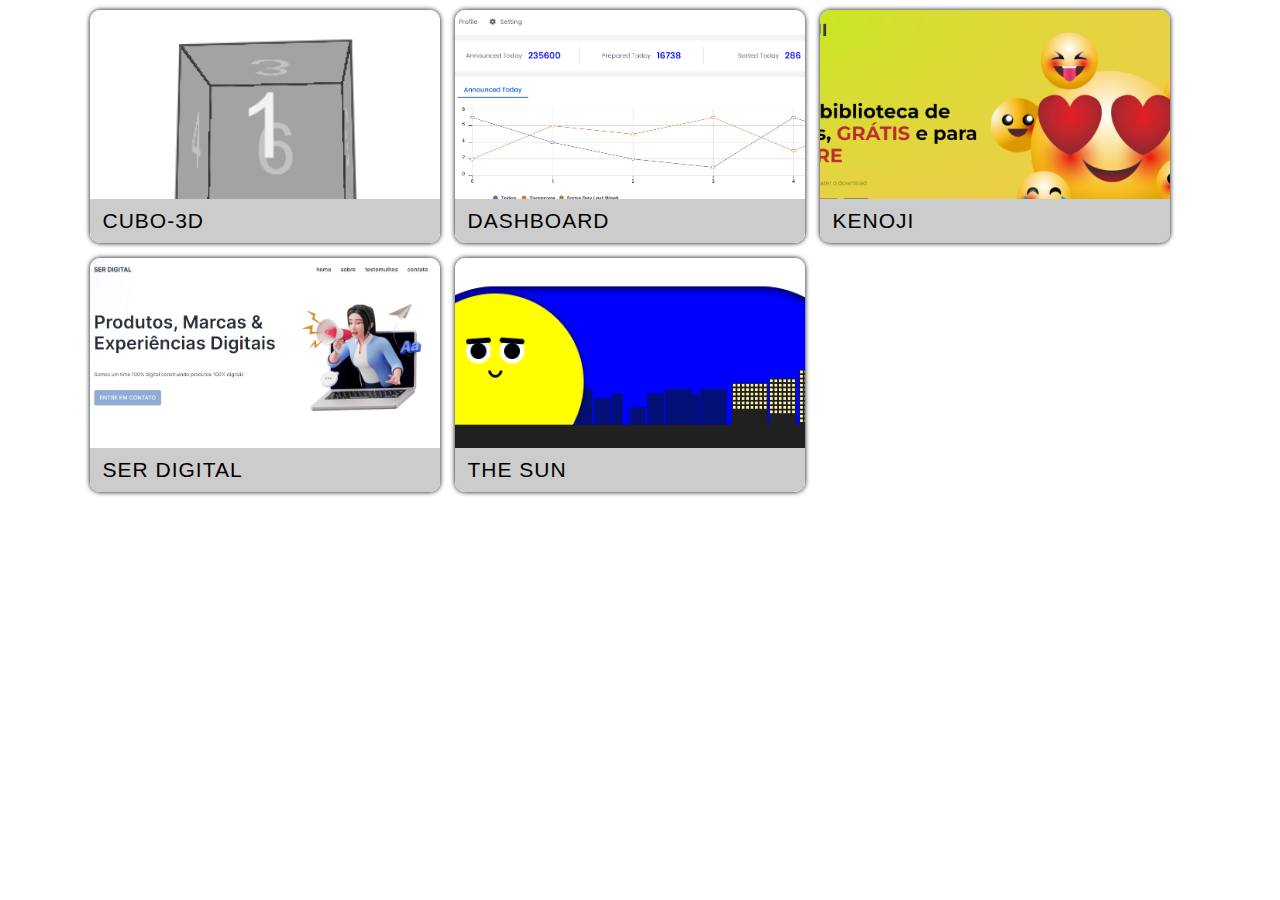
<file: index.html>
<!DOCTYPE html>
<html lang="pt-br">
<head>
    <meta charset="UTF-8">
    <meta name="viewport" content="width=device-width, initial-scale=1.0">
    <link rel="stylesheet" href="assests/css/style.css">
    <title>Front-end</title>
</head>

<body>
    <section class="container-front"></section>
</body>
<script src="assests/js/main.js"></script>
</html>
</file>
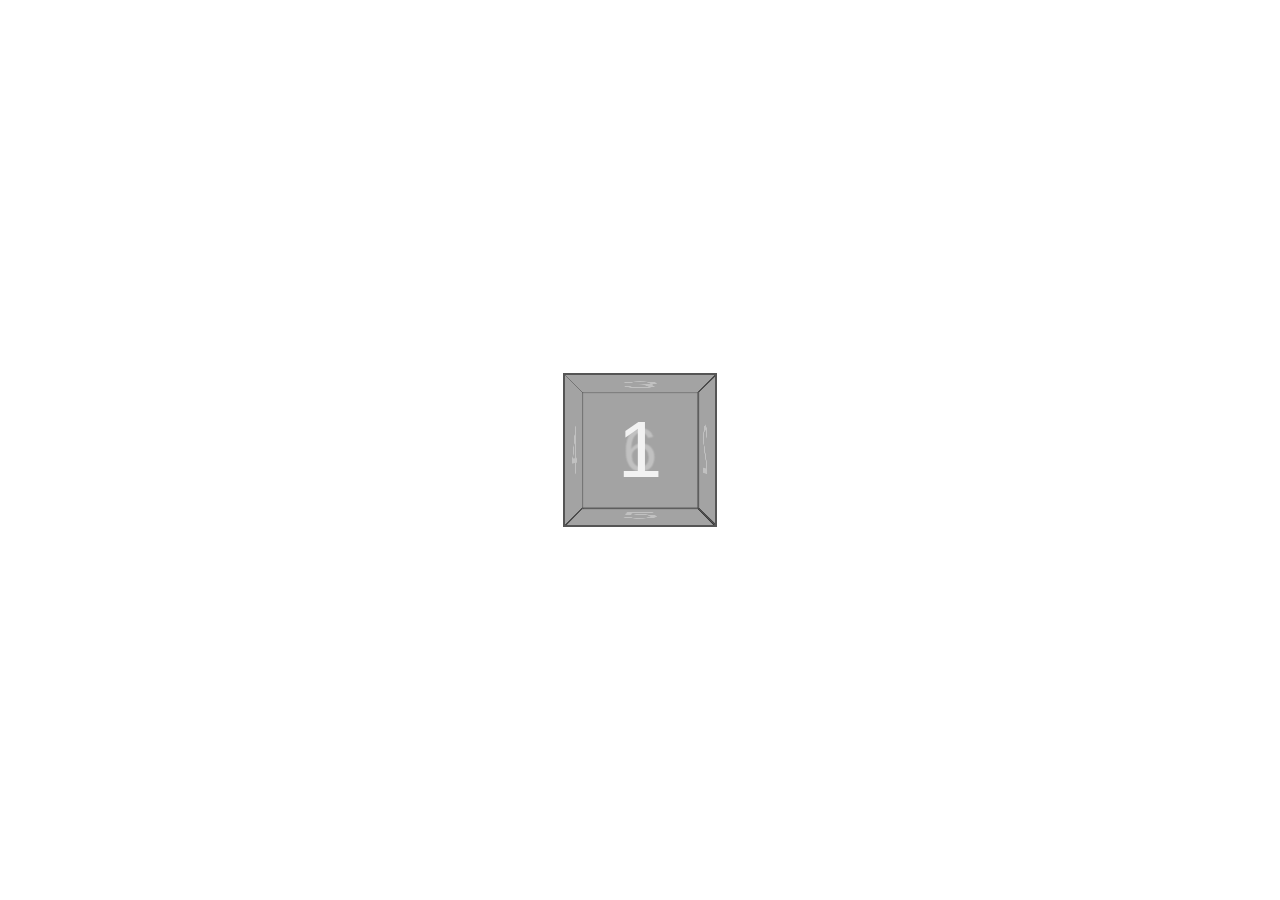
<file: assests/pages/Cubo-3D/index.html>
<!DOCTYPE html>
<html lang="pt-br">
<head>
    <meta charset="UTF-8">
    <meta name="viewport" content="width=device-width, initial-scale=1.0">
    <title>Cubo 3D</title>
</head>

<style>

    body {
        display: flex;
        justify-content: center;
        align-items: center;

        margin: 0;
        min-height: 100vh;
        font-family: sans-serif;
    }

    .world-3D {
        width: 150px;
        aspect-ratio: 1;
        perspective: 500px;
    }

    .cubo {
        position: relative;

        transform-style: preserve-3d;
    }

    .face {
        position: absolute;

        display: flex;
        justify-content: center;
        align-items: center;

        width: 150px;
        aspect-ratio: 1;
        outline: 2px solid #555;
        font-size: 5em;

        color: #f2f2f2;
        background-color: rgb(0 0 0 / .2);
    }

    .cubo {
        transform:  rotateX(0deg) rotateY(0deg);
        animation: cubo 6s ease-in-out infinite alternate;
    }

    @keyframes cubo {
        0% {
            transform:  rotateX(0deg) rotateY(0deg);
        }

        25% {
            transform:  rotateX(180deg) rotateY(90deg);
        }

        50% {
            transform:  rotateX(360deg) rotateY(180deg);
        }

        75% {
            transform:  rotateX(180deg) rotateY(270deg);
        }

        100% {
            transform:  rotateX(0deg) rotateY(360deg);
        }
    }

    .face-1 {
        transform: rotateY(0deg);
    }

    .face-2 {
        transform: rotateY(90deg) translateX(75px) translateZ(75px);
    }

    .face-3 {
        transform: rotateX(90deg) translateY(-75px) translateZ(75px);
    }

    .face-4 {
        transform: rotateY(90deg) translateX(75px) translateZ(-75px);
    }

    .face-5 {
        transform: rotateX(90deg) translateY(-75px) translateZ(-75px);
    }

    .face-6 {
        transform: rotateY(0deg) translateX(0px) translateZ(-150px);
    }


</style>

<body>

    <div class="world-3D">

        <div class="cubo">
            <div class="face face-1"> 1 </div>
            <div class="face face-2"> 2 </div>
            <div class="face face-3"> 3 </div>
            <div class="face face-4"> 4 </div>
            <div class="face face-5"> 5 </div>
            <div class="face face-6"> 6 </div>
        </div>

    </div>

</body>

</html>
</file>
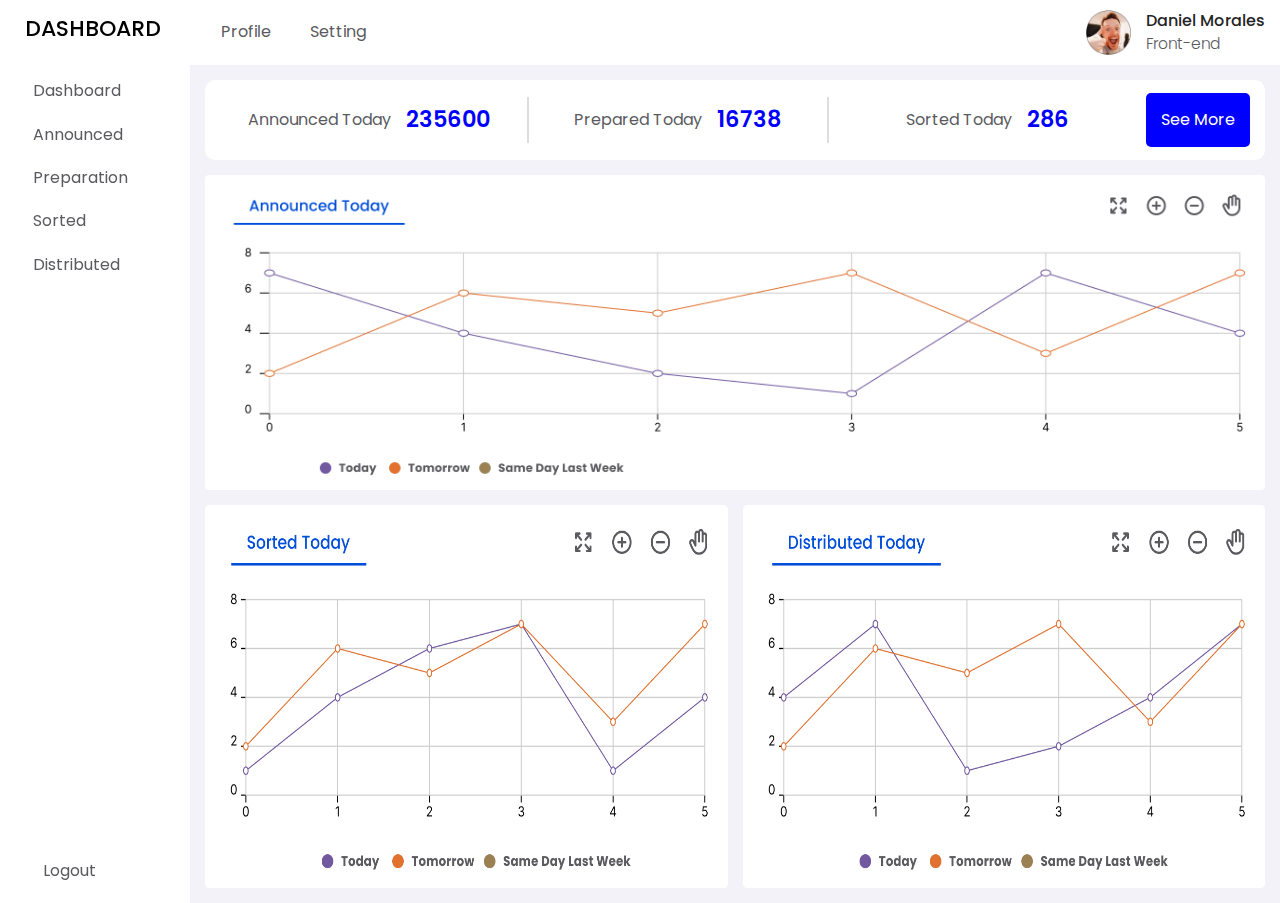
<file: assests/pages/Dashboard/index.html>
<!DOCTYPE html>
<html lang="pt-br">
<head>
    <meta charset="UTF-8">
    <meta name="viewport" content="width=device-width, initial-scale=1.0">

    <!-- Normalize css -->
    <link rel="stylesheet" href="assets/css/normalize-min.css">

    <!-- Css -->
    <link rel="stylesheet" href="assets/css/default.css">
    <link rel="stylesheet" href="assets/css/Components/components.css">
    <link rel="stylesheet" href="assets/css/dashboard.css">

    <!-- Font-awesome -->
    <link rel="stylesheet" href="https://cdnjs.cloudflare.com/ajax/libs/font-awesome/6.5.1/css/all.min.css" integrity="sha512-DTOQO9RWCH3ppGqcWaEA1BIZOC6xxalwEsw9c2QQeAIftl+Vegovlnee1c9QX4TctnWMn13TZye+giMm8e2LwA==" crossorigin="anonymous" referrerpolicy="no-referrer" />

    <title>Dashboard</title>
</head>

<body>

    <!-- Navigation -->
    <nav class="navMain">
        
        <a href="index.html" class="navMain_logo">
            Dashboard
        </a>

        <ul class="navMain_menu">
            <li><a href="#" class="navMain_menu-item">
                <i class="fa-solid fa-house-chimney"></i>
                Dashboard
            </a></li>

            <li><a href="#" class="navMain_menu-item">
                <i class="fa-regular fa-calendar"></i>
                Announced
            </a></li>

            <li><a href="#" class="navMain_menu-item">
                <i class="fa-solid fa-pen-to-square"></i>
                Preparation
            </a></li>

            <li><a href="#" class="navMain_menu-item">
                <i class="fa-solid fa-list-check"></i>
                Sorted
            </a></li>

            <li><a href="#" class="navMain_menu-item">
                <i class="fa-solid fa-truck"></i>
                Distributed
            </a></li>
        </ul>

        <a href="#" class="navMain_logout">
            <i class="fa-solid fa-arrow-right-from-bracket"></i>
            Logout
        </a>

    </nav>
        
    <!-- Header -->
    <header class="topHeader">
        
        <nav class="topHeader_menu">
            <a href="#" class="topHeader_menu-item">
                <i class="fa-regular fa-user"></i>
                Profile
            </a>

            <a href="#" class="topHeader_menu-item">
                <i class="fa-solid fa-gear"></i>
                Setting
            </a>
        </nav>

        <section class="topHeader_profile">
            <div class="topHeader_profile-image">
                <img src="assets/image/perfil.png" alt="Photo Profile">
            </div>

            <div class="topHeader_profile-content">
                <span class="topHeader_profile-content-name">Daniel Morales</span>
                <span class="topHeader_profile-content-job">Front-end</span>
            </div>
        </section>

    </header>

    <!-- Main -->
    <main class="main">
        
        <section class="todayDataDashboard">
            <article class="todayDataDashboard-item">
                <span class="todayDataDashboard-item-nameData">Announced Today</span>
                <span class="todayDataDashboard-item-numberData">235600</span>
            </article>

            <article class="todayDataDashboard-item">
                <span class="todayDataDashboard-item-nameData">Prepared Today</span>
                <span class="todayDataDashboard-item-numberData">16738</span>
            </article>

            <article class="todayDataDashboard-item">
                <span class="todayDataDashboard-item-nameData">Sorted Today</span>
                <span class="todayDataDashboard-item-numberData">286</span>
            </article>

            <a href="#" class="todayDataDashboard-dataBtn">See More</a>
        </section>
        
        <figure class="main_dashboard-1">
            <img src="assets/image/chart1.png" alt="Dashboard Data">
        </figure>

        <figure class="main_dashboard-2">
            <img src="assets/image/chart2.png" alt="Dashboard Data">
        </figure>

        <figure class="main_dashboard-3">
            <img src="assets/image/chart3.png" alt="Dashboard Data">
        </figure>

    </main>

</body>

</html>
</file>
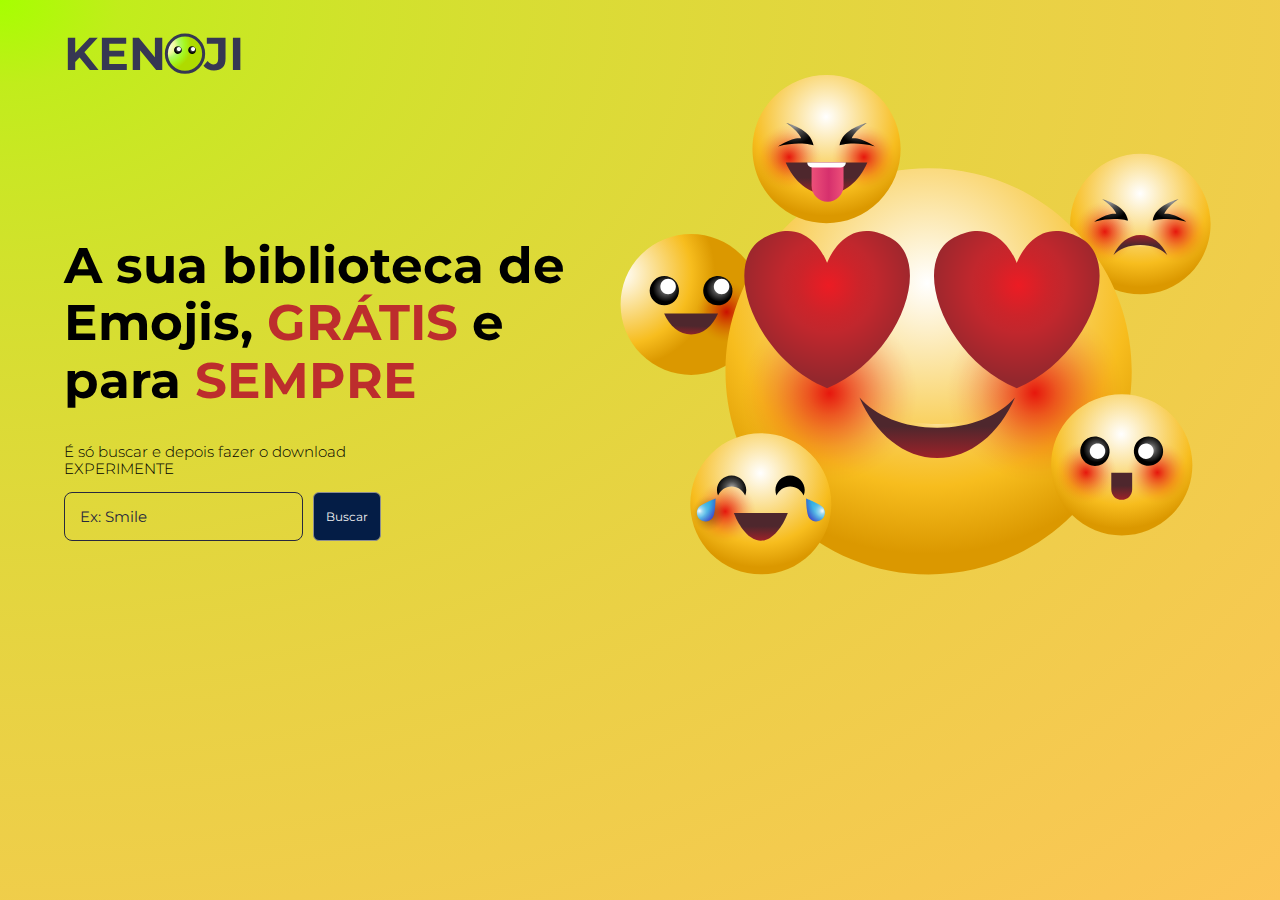
<file: assests/pages/Kenoji/index.html>
<!DOCTYPE html>
<html lang="pt-br">
<head>
    <meta charset="UTF-8">
    <meta name="viewport" content="width=device-width, initial-scale=1.0">

    <link rel="stylesheet" href="assest/css/normalize-min.css">

    <link rel="stylesheet" href="assest/css/style.css">

    <title>Kenoji</title>
</head>

<body>
    
    <div id="maxWidth">

        <header>
            <a href="#">
                <img src="assest/image/logo.svg" alt="Logo">
            </a>
        </header>

        <main>

            <section>
                <h1>
                    A sua biblioteca de Emojis, <span class="color-red upper"> grátis </span> e para <span class="color-red upper"> sempre </span>
                </h1>

                <p >
                    É só buscar e depois fazer o download <br> <span class="upper">experimente</span>
                </p>

                <form action="" method="get">
                    <input type="search" name="search-emoji" id="search-emoji"  placeholder="Ex: Smile" autofocus>
                    <input type="button" value="Buscar" >
                </form>
            </section>

            <section class="animation">
                <img src="assest/image/emoji-1.svg" alt="emoji">
                <img src="assest/image/emoji-2.svg" alt="emoji">
                <img src="assest/image/emoji-3.svg" alt="emoji-mid">
                <img src="assest/image/emoji-4.svg" alt="emoji">
                <img src="assest/image/emoji-5.svg" alt="emoji">
                <img src="assest/image/emoji-6.svg" alt="emoji">
            </section>

        </main>

    </div>

</body>

</html>
</file>
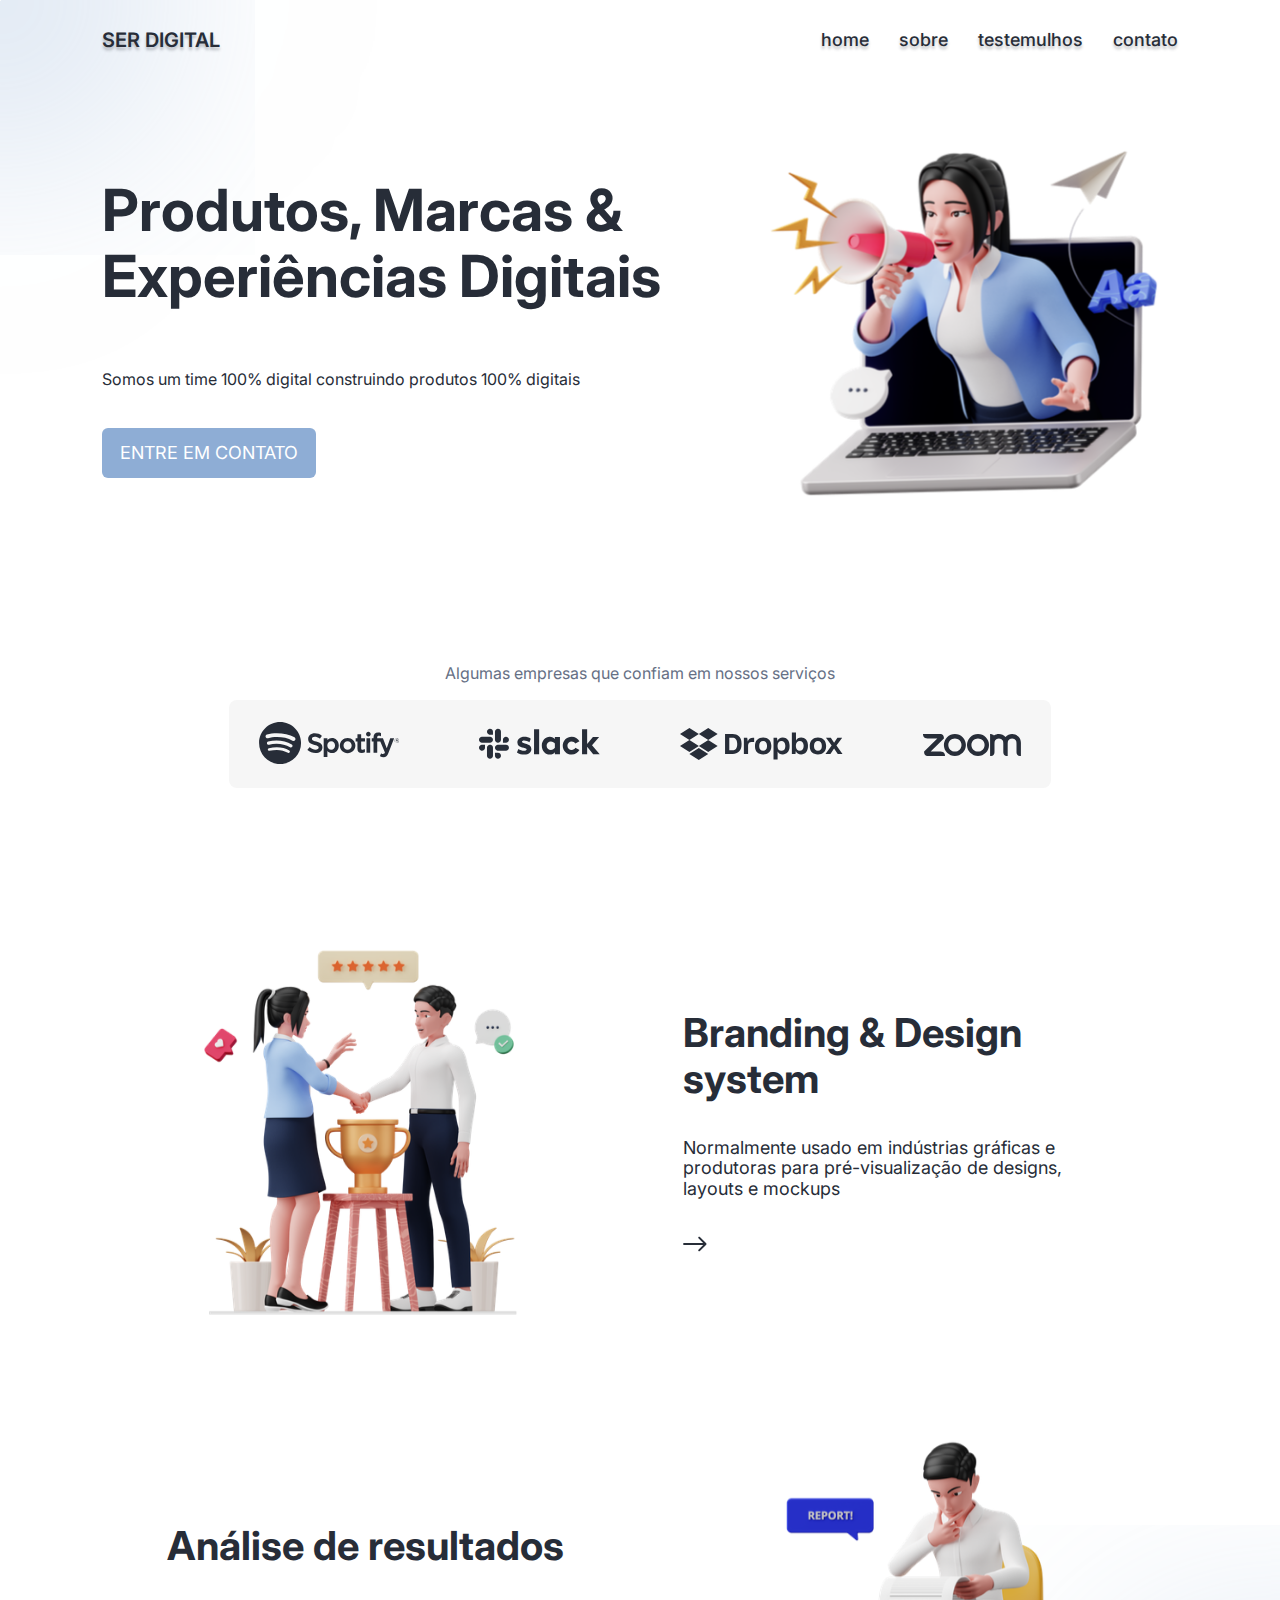
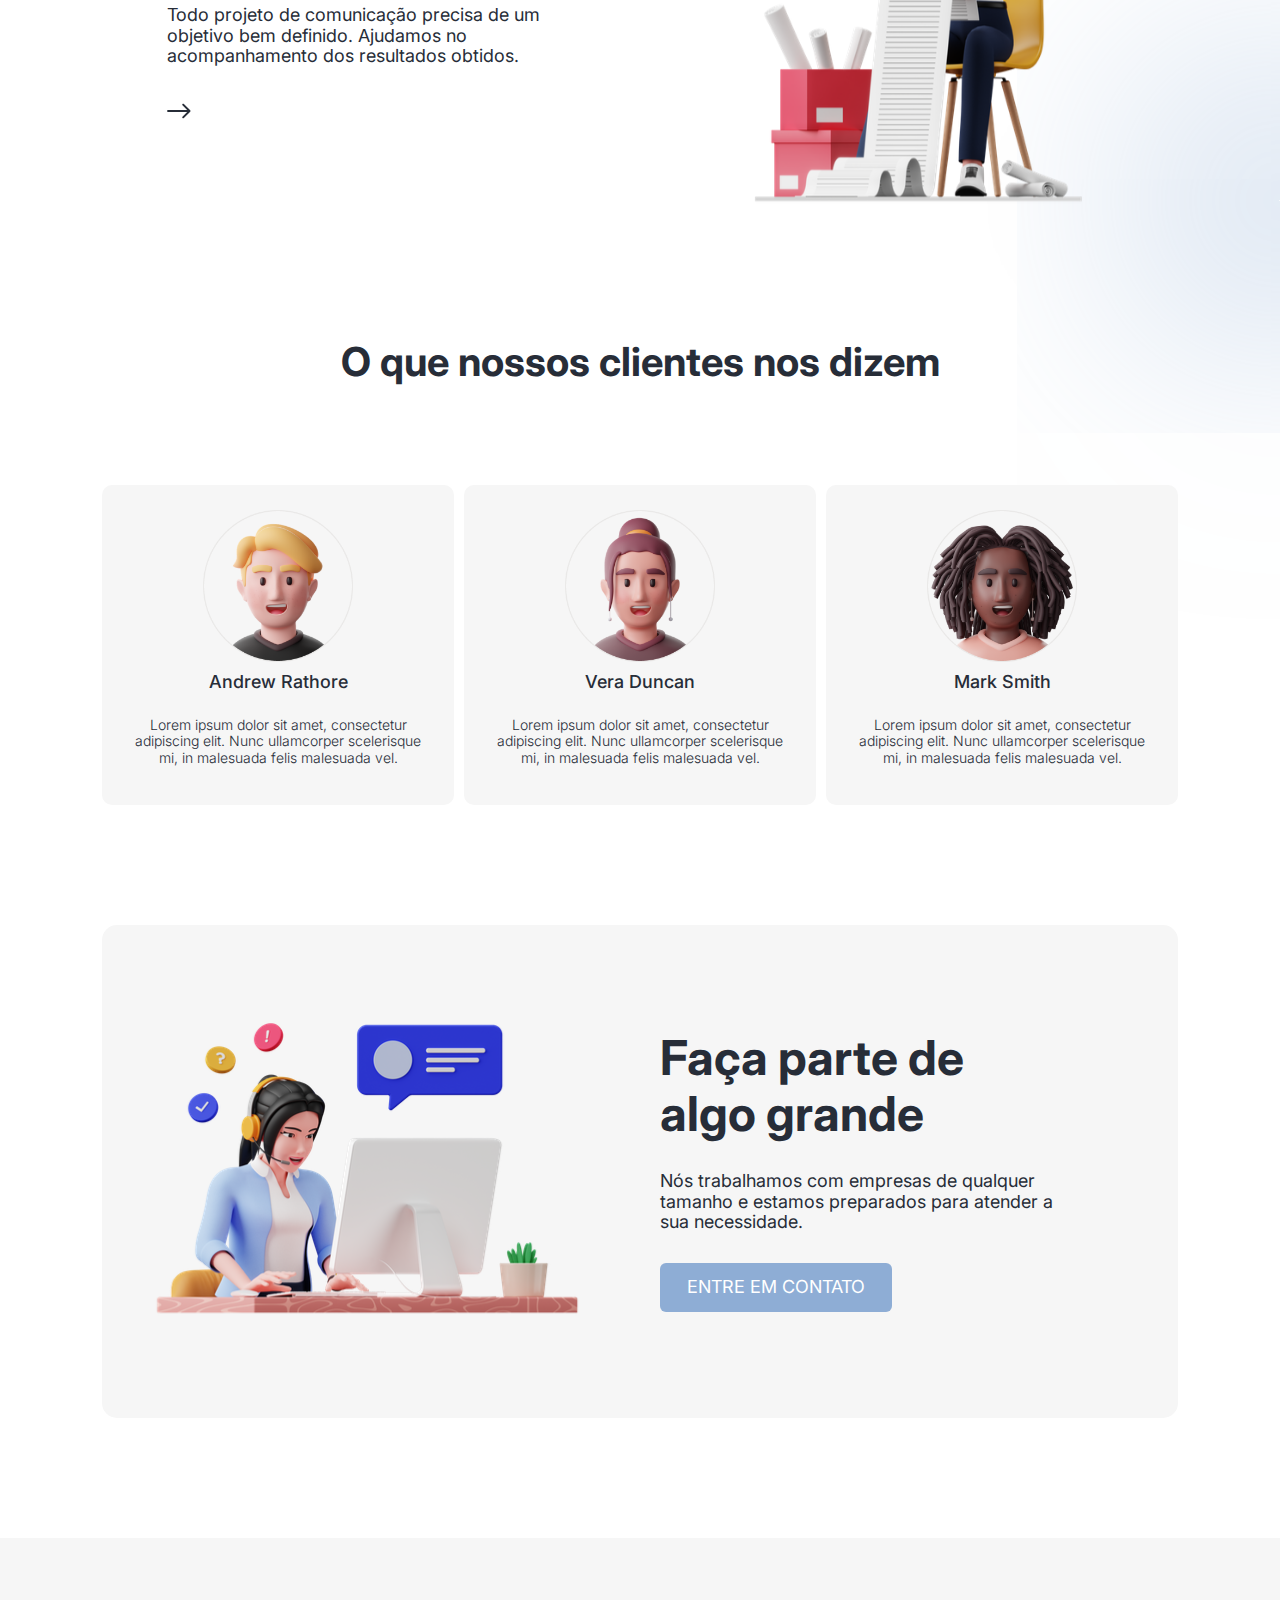
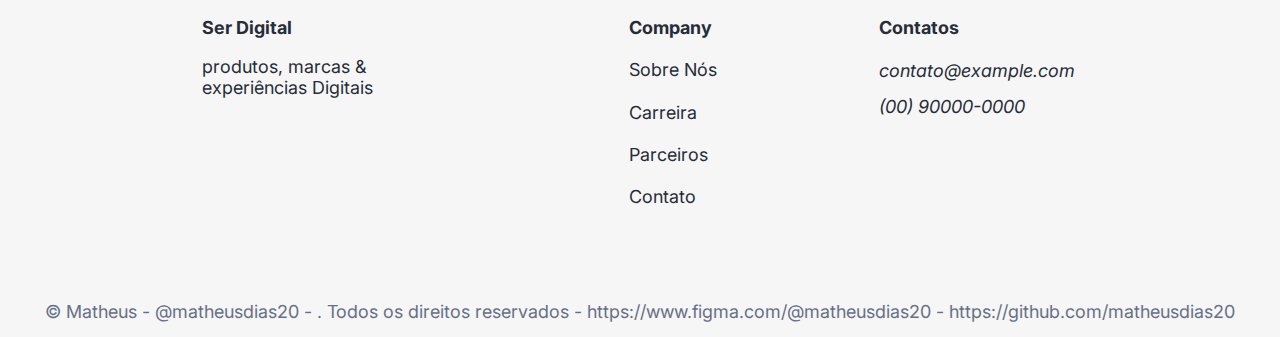
<file: assests/pages/Ser-Digital/index.html>
<!DOCTYPE html>
<html lang="pt-br">
<head>
    <meta charset="UTF-8">
    <meta name="viewport" content="width=device-width, initial-scale=1.0">
    
    <!-- NORMALIZE CSS -->
    <link rel="stylesheet" href="assets/css/components/normalize-min.css">

    <!-- DEFAULT -->
    <link rel="stylesheet" href="assets/css/components/default.css">

    <!-- STYLE CSS -->
    <link rel="stylesheet" href="assets/css/components/components.css">
    <link rel="stylesheet" href="assets/css/index.css">

    <!-- FONT-AWESOME -->
    <link rel="stylesheet" href="https://cdnjs.cloudflare.com/ajax/libs/font-awesome/6.5.1/css/all.min.css" integrity="sha512-DTOQO9RWCH3ppGqcWaEA1BIZOC6xxalwEsw9c2QQeAIftl+Vegovlnee1c9QX4TctnWMn13TZye+giMm8e2LwA==" crossorigin="anonymous" referrerpolicy="no-referrer" />
    
    <title>Ser Digital</title>
</head>

<body>

    <div class="ellipse-1 ellipse"></div>
    <div class="ellipse-2 ellipse"></div>
 
    <!-- NAVIGATION --> 
    <header class="header maxWidthCenter">
        <a href="#" class="header_logo">Ser Digital</a>

        <nav class="header_nav">

            <label for="header_nav-checkbox" class="header_nav-label">
                <span></span>
                <span></span>
                <span></span>
            </label>
            <input type="checkbox" name="header_nav-checkbox" class="hide" id="header_nav-checkbox">

            <ul class="header_navList">
                <li><a href="assets/css/components/php.bat" class="header_navList-item">home</a></li>
                <li><a href="#" class="header_navList-item">sobre</a></li>
                <li><a href="#" class="header_navList-item">testemulhos</a></li>
                <li><a href="#" class="header_navList-item">contato</a></li>
            </ul>

        </nav>
    </header>

    <!-- HERO SECTION -->
    <section class="heroSection maxWidthCenter">

        <article class="heroSection_content">
            <h1 class="heroSection_titleMain">
                Produtos, Marcas & Experiências Digitais
            </h1>

            <p class="heroSection_titleSub">
                Somos um time 100% digital construindo produtos 100% digitais
            </p>

            <a href="#" class="btn btn-hero">Entre em Contato</a>
        </article>

        <div class="heroSection_image">
            <img src="assets/image/online-business-marketing.png" alt="Hero Section">
        </div>

    </section>

    <!-- COMPANIES SECTION -->
    <section class="companiesSection maxWidthCenter">

        <span class="companiesSection_text">
            Algumas empresas que confiam em nossos serviços
        </span>

        <div class="companiesSection_logo">
            <svg width="140" height="43" viewBox="0 0 140 43" fill="none" xmlns="http://www.w3.org/2000/svg">
                <path d="M21.0727 0.0791016C9.4747 0.0791016 0.0722656 9.48129 0.0722656 21.0792C0.0722656 32.6777 9.4747 42.0791 21.0727 42.0791C32.6719 42.0791 42.0733 32.6777 42.0733 21.0792C42.0733 9.48204 32.6719 0.0801046 21.0724 0.0801046L21.0727 0.0791016ZM30.7033 30.3673C30.3271 30.9842 29.5196 31.1798 28.9028 30.8011C23.9721 27.7894 17.765 27.1073 10.455 28.7774C9.75055 28.9379 9.04839 28.4966 8.8879 27.7919C8.72665 27.0872 9.16625 26.3851 9.87243 26.2246C17.872 24.3969 24.7339 25.1839 30.2695 28.5668C30.8864 28.9454 31.082 29.7504 30.7033 30.3673ZM33.2737 24.6492C32.7997 25.4196 31.7916 25.6628 31.0218 25.1889C25.3769 21.7192 16.7722 20.7144 10.0954 22.7411C9.22945 23.0026 8.31489 22.5146 8.05208 21.6502C7.79127 20.7843 8.27953 19.8715 9.14394 19.6082C16.7707 17.2941 26.2521 18.415 32.7345 22.3985C33.5044 22.8725 33.7477 23.8806 33.2737 24.6495V24.6492ZM33.4944 18.6949C26.726 14.6748 15.5592 14.3051 9.09704 16.2664C8.05935 16.5811 6.96197 15.9953 6.6475 14.9576C6.33303 13.9194 6.91834 12.8228 7.95678 12.5073C15.3749 10.2554 27.7066 10.6905 35.4991 15.3165C36.4344 15.8704 36.7404 17.0759 36.1862 18.008C35.6345 18.9414 34.4257 19.2491 33.4954 18.6949H33.4944ZM57.2074 19.4653C53.5812 18.6006 52.9367 17.9937 52.9367 16.7186C52.9367 15.5139 54.0702 14.7031 55.7579 14.7031C57.3929 14.7031 59.0129 15.3187 60.7132 16.5861C60.7633 16.6245 60.8285 16.6398 60.8912 16.6298C60.9564 16.6203 61.0116 16.5854 61.0492 16.533L62.8196 14.0373C62.8924 13.9345 62.8723 13.7928 62.7745 13.7143C60.7508 12.0911 58.4738 11.3019 55.8106 11.3019C51.896 11.3019 49.1601 13.6514 49.1601 17.013C49.1601 20.6178 51.5199 21.8942 55.5974 22.8795C59.0656 23.6787 59.6524 24.3483 59.6524 25.545C59.6524 26.8716 58.4687 27.6966 56.5629 27.6966C54.4464 27.6966 52.7185 26.9819 50.7876 25.3118C50.74 25.2691 50.6748 25.2516 50.6146 25.2541C50.5494 25.2591 50.4917 25.2892 50.4516 25.3368L48.4655 27.6991C48.3827 27.7994 48.3927 27.9449 48.488 28.0301C50.7349 30.0363 53.4984 31.0945 56.4826 31.0945C60.7006 31.0945 63.4265 28.79 63.4265 25.2215C63.434 22.2105 61.631 20.5428 57.2149 19.4685L57.2074 19.4653ZM72.9709 15.8893C71.1428 15.8893 69.6431 16.6095 68.4043 18.0853V16.4242C68.4043 16.293 68.299 16.1862 68.1686 16.1862H64.9211C64.7907 16.1862 64.6854 16.293 64.6854 16.4242V34.8812C64.6854 35.0116 64.7907 35.1194 64.9211 35.1194H68.1686C68.299 35.1194 68.4043 35.0116 68.4043 34.8812V29.0558C69.6431 30.4425 71.1428 31.1221 72.9709 31.1221C76.3688 31.1221 79.8094 28.5066 79.8094 23.5064C79.8144 18.5053 76.3739 15.889 72.9734 15.889L72.9709 15.8893ZM76.0328 23.5064C76.0328 26.0515 74.4655 27.8295 72.2186 27.8295C69.9992 27.8295 68.3241 25.9713 68.3241 23.5064C68.3241 21.0414 69.9992 19.1836 72.2186 19.1836C74.4279 19.1834 76.0328 21.001 76.0328 23.5062V23.5064ZM88.6241 15.8893C84.2481 15.8893 80.82 19.2586 80.82 23.5609C80.82 27.817 84.2255 31.1497 88.5714 31.1497C92.9624 31.1497 96.4005 27.7919 96.4005 23.5064C96.4005 19.2356 92.985 15.8898 88.6241 15.8898V15.8893ZM88.6241 27.8546C86.2969 27.8546 84.5415 25.9838 84.5415 23.5052C84.5415 21.0153 86.2367 19.2085 88.5714 19.2085C90.9136 19.2085 92.679 21.0785 92.679 23.5596C92.679 26.049 90.9738 27.8546 88.6241 27.8546ZM105.744 16.1862H102.171V12.5334C102.171 12.4025 102.065 12.2957 101.935 12.2957H98.6875C98.5571 12.2957 98.4493 12.4025 98.4493 12.5334V16.1862H96.8895C96.7591 16.1862 96.6538 16.293 96.6538 16.4242V19.2145C96.6538 19.3454 96.7591 19.4525 96.8895 19.4525H98.4493V26.6734C98.4493 29.5899 99.9013 31.0695 102.768 31.0695C103.931 31.0695 104.897 30.8287 105.807 30.3121C105.882 30.272 105.927 30.1918 105.927 30.1065V27.4483C105.927 27.3681 105.885 27.2903 105.814 27.2477C105.744 27.2026 105.656 27.2001 105.584 27.2377C104.959 27.5511 104.355 27.6966 103.678 27.6966C102.637 27.6966 102.171 27.2226 102.171 26.1644V19.4537H105.744C105.875 19.4537 105.98 19.3469 105.98 19.2157V16.4257C105.985 16.2945 105.88 16.1877 105.747 16.1877L105.744 16.1862ZM118.193 16.2005V15.7518C118.193 14.432 118.699 13.8435 119.833 13.8435C120.51 13.8435 121.054 13.9779 121.663 14.181C121.738 14.2046 121.816 14.1928 121.876 14.1479C121.939 14.103 121.974 14.031 121.974 13.9548V11.2189C121.974 11.1143 121.909 11.0218 121.806 10.9909C121.164 10.7996 120.342 10.6032 119.108 10.6032C116.111 10.6032 114.524 12.2919 114.524 15.485V16.1721H112.964C112.834 16.1721 112.726 16.279 112.726 16.4099V19.2145C112.726 19.3454 112.834 19.4525 112.964 19.4525H114.524V30.588C114.524 30.7209 114.632 30.8262 114.762 30.8262H118.007C118.14 30.8262 118.245 30.7209 118.245 30.588V19.4532H121.277L125.921 30.588C125.395 31.7566 124.876 31.9898 124.168 31.9898C123.597 31.9898 122.992 31.8193 122.378 31.4807C122.32 31.4506 122.25 31.4456 122.19 31.4632C122.127 31.4858 122.075 31.5309 122.049 31.5911L120.949 34.006C120.896 34.1214 120.941 34.2543 121.051 34.3145C122.2 34.9364 123.236 35.2022 124.517 35.2022C126.914 35.2022 128.241 34.0837 129.407 31.0795L135.039 16.5255C135.07 16.4522 135.059 16.3695 135.014 16.3045C134.972 16.2401 134.899 16.2012 134.821 16.2012H131.441C131.338 16.2012 131.248 16.2657 131.215 16.3607L127.752 26.2496L123.96 16.3542C123.925 16.2622 123.837 16.2012 123.74 16.2012H118.193V16.2005ZM110.975 16.1862H107.728C107.597 16.1862 107.49 16.293 107.49 16.4242V30.588C107.49 30.7209 107.597 30.8262 107.728 30.8262H110.975C111.106 30.8262 111.214 30.7209 111.214 30.588V16.4252C111.214 16.294 111.108 16.1872 110.975 16.1872V16.1862ZM109.37 9.73657C108.084 9.73657 107.041 10.7778 107.041 12.064C107.041 13.3509 108.084 14.3934 109.37 14.3934C110.657 14.3934 111.698 13.3509 111.698 12.064C111.698 10.778 110.654 9.73657 109.37 9.73657ZM137.813 20.7404C136.529 20.7404 135.528 19.7085 135.528 18.4554C135.528 17.2023 136.542 16.1586 137.826 16.1586C139.109 16.1586 140.11 17.1903 140.11 18.4424C140.11 19.6955 139.097 20.7404 137.813 20.7404ZM137.826 16.3858C136.654 16.3858 135.769 17.3161 135.769 18.4554C135.769 19.5942 136.649 20.512 137.813 20.512C138.984 20.512 139.869 19.5824 139.869 18.4424C139.869 17.3036 138.989 16.3858 137.826 16.3858ZM138.332 18.6773L138.979 19.5821H138.432L137.851 18.7521H137.352V19.5821H136.895V17.1837H137.963C138.523 17.1837 138.889 17.4689 138.889 17.9488C138.891 18.3421 138.663 18.5823 138.335 18.6773H138.332ZM137.946 17.5953H137.352V18.3538H137.946C138.242 18.3538 138.42 18.2086 138.42 17.9742C138.42 17.7274 138.242 17.5953 137.946 17.5953Z" fill="#272D38"/>
            </svg>
            
            <svg width="121" height="48" viewBox="0 0 121 48" fill="none" xmlns="http://www.w3.org/2000/svg">
                <path d="M37.9251 32.4264L39.3932 28.9949C41.0006 30.1853 43.0973 30.8154 45.1945 30.8154C46.7323 30.8154 47.7107 30.2204 47.7107 29.3102C47.6756 26.789 38.4494 28.7498 38.3792 22.4112C38.3441 19.1897 41.2102 16.7036 45.2646 16.7036C47.6756 16.7036 50.0875 17.2991 51.7997 18.665L50.4279 22.1696C48.8525 21.1566 46.9067 20.4504 45.0546 20.4504C43.7965 20.4504 42.9575 21.0453 42.9575 21.8162C42.9925 24.3023 52.2895 22.9365 52.3942 28.9949C52.3942 32.2865 49.5978 34.5977 45.6135 34.5977C42.6783 34.5977 39.9871 33.8975 37.9246 32.4264H37.9251ZM96.3831 27.7523C96.0125 28.4108 95.4735 28.9588 94.8212 29.3402C94.169 29.7216 93.427 29.9226 92.6715 29.9227C90.3167 29.9227 88.4079 28.01 88.4079 25.6507C88.4079 23.2914 90.3167 21.3786 92.6715 21.3786C93.427 21.3787 94.169 21.5797 94.8212 21.9611C95.4735 22.3425 96.0125 22.8905 96.3831 23.549L100.465 21.2834C98.9359 18.5512 96.0197 16.7036 92.6715 16.7036C87.7398 16.7036 83.742 20.709 83.742 25.6507C83.742 30.5918 87.7398 34.5977 92.6715 34.5977C96.0197 34.5977 98.9359 32.7502 100.465 30.0179L96.3831 27.7523ZM55.0427 34.2473H60.1453V9.25577H55.0432L55.0427 34.2473ZM103.042 9.25577V34.2473H108.144V26.7599L114.19 34.2473H120.713L113.024 25.3524L120.153 17.0525H113.911L108.144 23.953V9.25577H103.042ZM75.8655 17.0535V19.085C75.027 17.684 72.9649 16.7036 70.7981 16.7036C66.3245 16.7036 62.7948 20.6609 62.7948 25.6331C62.7948 30.6054 66.3245 34.5977 70.7981 34.5977C72.9649 34.5977 75.027 33.6173 75.8655 32.2163V34.2473H80.9681V17.0535H75.8655ZM75.8655 27.7869C75.1317 29.0124 73.5939 29.9222 71.8817 29.9222C69.5264 29.9222 67.6177 28.01 67.6177 25.6507C67.6177 23.2914 69.5264 21.3786 71.8817 21.3786C73.5939 21.3786 75.1317 22.324 75.8655 23.5841V27.7869Z" fill="#272D38"/>
                <path d="M10.9783 8.70361C9.32472 8.70361 7.98442 10.0469 7.98442 11.7035C7.98402 12.0971 8.06115 12.4868 8.21139 12.8506C8.36163 13.2143 8.58205 13.5449 8.86006 13.8235C9.13806 14.1021 9.46822 14.3231 9.83166 14.4741C10.1951 14.6251 10.5847 14.703 10.9783 14.7034H13.9727V11.7035C13.9733 10.9086 13.6582 10.1461 13.0967 9.58348C12.5352 9.0209 11.7732 8.70441 10.9783 8.70361ZM10.9783 16.7033H2.99412C1.34055 16.7033 0.000244141 18.0466 0.000244141 19.7037C0.000244141 21.3603 1.34055 22.7036 2.99412 22.7036H10.9788C12.6319 22.7036 13.9727 21.3603 13.9727 19.7037C13.9727 18.0466 12.6319 16.7033 10.9783 16.7033Z" fill="#272D38"/>
                <path d="M29.9411 19.7037C29.9411 18.0466 28.6003 16.7033 26.9467 16.7033C25.2932 16.7033 23.9529 18.0466 23.9529 19.7037V22.7036H26.9467C27.7416 22.7028 28.5036 22.3863 29.0652 21.8237C29.6267 21.2612 29.9418 20.4986 29.9411 19.7037ZM21.9569 19.7037V11.7035C21.9576 10.9086 21.6425 10.1461 21.081 9.58348C20.5194 9.0209 19.7574 8.70441 18.9626 8.70361C17.309 8.70361 15.9687 10.0469 15.9687 11.7035V19.7032C15.9687 21.3608 17.309 22.7041 18.9626 22.7041C19.7574 22.7033 20.5194 22.3868 21.081 21.8242C21.6425 21.2617 21.9576 20.4991 21.9569 19.7042" fill="#272D38"/>
                <path d="M18.9626 38.7036C19.7575 38.7028 20.5195 38.3863 21.081 37.8237C21.6426 37.2612 21.9577 36.4986 21.957 35.7037C21.9577 34.9088 21.6426 34.1463 21.081 33.5837C20.5195 33.0211 19.7575 32.7046 18.9626 32.7038H15.9688V35.7037C15.9688 37.3603 17.3091 38.7036 18.9626 38.7036ZM18.9626 30.7039H26.9473C28.6004 30.7039 29.9412 29.3606 29.9412 27.7035C29.9418 26.9086 29.6268 26.1461 29.0652 25.5835C28.5037 25.0209 27.7417 24.7044 26.9468 24.7036H18.9626C17.3091 24.7036 15.9688 26.0469 15.9688 27.7035C15.9684 28.0971 16.0455 28.4868 16.1957 28.8506C16.346 29.2143 16.5664 29.5449 16.8444 29.8235C17.1224 30.1021 17.4526 30.3231 17.816 30.4741C18.1794 30.6251 18.5691 30.703 18.9626 30.7034" fill="#272D38"/>
                <path d="M1.51064e-06 27.7035C-0.000393626 28.0971 0.0767319 28.4868 0.226974 28.8506C0.377217 29.2143 0.597634 29.5449 0.875642 29.8235C1.15365 30.1021 1.4838 30.3231 1.84725 30.4741C2.2107 30.6251 2.60032 30.703 2.99388 30.7034C3.78875 30.7026 4.55075 30.3861 5.11229 29.8235C5.67383 29.261 5.98892 28.4984 5.98826 27.7035V24.7036H2.99388C1.3403 24.7036 1.51064e-06 26.0469 1.51064e-06 27.7035ZM7.98417 27.7035V35.7032C7.98417 37.3603 9.32448 38.7036 10.9781 38.7036C11.7729 38.7028 12.5349 38.3863 13.0965 37.8237C13.658 37.2612 13.9731 36.4986 13.9724 35.7037V27.7035C13.9728 27.3099 13.8957 26.9201 13.7454 26.5563C13.5951 26.1925 13.3747 25.8619 13.0966 25.5833C12.8186 25.3048 12.4883 25.0837 12.1248 24.9327C11.7613 24.7818 11.3716 24.7039 10.9781 24.7036C9.32448 24.7036 7.98417 26.0469 7.98417 27.7035Z" fill="#272D38"/>
            </svg>

            <svg width="163" height="48" viewBox="0 0 163 48" fill="none" xmlns="http://www.w3.org/2000/svg">
                <path d="M45.0503 14.0131H52.6724C57.5318 14.0131 61.546 16.8247 61.546 23.2442V24.5931C61.546 31.0613 57.7918 33.9704 52.8187 33.9704H45.0503V14.0131ZM49.3083 17.6373V30.33H52.5749C55.3377 30.33 57.1905 28.526 57.1905 24.5118V23.4555C57.1905 19.4412 55.2402 17.6373 52.4287 17.6373H49.3083ZM63.805 17.8323H67.2179L67.7705 21.5865C68.4205 19.0349 70.0782 17.6698 73.0848 17.6698H74.1412V21.9765H72.386C68.9243 21.9765 68.0792 23.1792 68.0792 26.5921V34.0192H63.87V17.8323H63.805ZM74.9863 26.2508V25.7957C74.9863 20.3838 78.448 17.426 83.161 17.426C87.9716 17.426 91.3357 20.3838 91.3357 25.7957V26.2508C91.3357 31.5652 88.0691 34.4255 83.161 34.4255C77.9441 34.3767 74.9863 31.5814 74.9863 26.2508ZM87.029 26.202V25.7957C87.029 22.7891 85.5175 20.9852 83.1123 20.9852C80.7557 20.9852 79.1955 22.6429 79.1955 25.7957V26.202C79.1955 29.1111 80.707 30.7688 83.1123 30.7688C85.5175 30.7201 87.029 29.1111 87.029 26.202ZM93.546 17.8323H97.0564L97.4627 20.8877C98.3078 18.8399 100.112 17.426 102.777 17.426C106.889 17.426 109.603 20.3838 109.603 25.8607V26.3158C109.603 31.6302 106.596 34.4417 102.777 34.4417C100.226 34.4417 98.4703 33.2879 97.6089 31.4351V39.6098H93.4972L93.546 17.8323ZM105.329 26.202V25.8445C105.329 22.6266 103.671 21.0339 101.461 21.0339C99.1041 21.0339 97.5439 22.8379 97.5439 25.8445V26.1533C97.5439 29.0136 99.0554 30.8176 101.412 30.8176C103.833 30.7688 105.329 29.2249 105.329 26.202ZM115.827 31.0288L115.47 33.9867H111.862V12.4204H115.974V20.6926C116.884 18.5799 118.688 17.426 121.239 17.426C125.107 17.4748 127.968 20.1401 127.968 25.5032V26.007C127.968 31.3701 125.253 34.4417 121.142 34.4417C118.428 34.3767 116.672 33.1253 115.827 31.0288ZM123.645 26.007V25.6007C123.645 22.6429 122.036 20.9852 119.777 20.9852C117.469 20.9852 115.86 22.8379 115.86 25.6495V26.007C115.86 29.0136 117.42 30.7688 119.728 30.7688C122.198 30.7688 123.645 29.2249 123.645 26.007ZM129.771 26.2508V25.7957C129.771 20.3838 133.233 17.426 137.946 17.426C142.757 17.426 146.121 20.3838 146.121 25.7957V26.2508C146.121 31.5652 142.806 34.4255 137.946 34.4255C132.729 34.3767 129.771 31.5814 129.771 26.2508ZM141.847 26.202V25.7957C141.847 22.7891 140.335 20.9852 137.93 20.9852C135.573 20.9852 134.013 22.6429 134.013 25.7957V26.202C134.013 29.1111 135.525 30.7688 137.93 30.7688C140.351 30.7201 141.847 29.1111 141.847 26.202ZM151.63 25.6007L145.958 17.8323H150.818L154.084 22.6916L157.4 17.8323H162.21L156.457 25.5519L162.519 33.9867H157.757L154.052 28.6236L150.444 33.9867H145.471L151.63 25.6007Z" fill="#272D38"/>
                <path d="M18.8522 14.0132L9.42611 20.0264L18.8522 26.0396L9.42611 32.0528L0 26.0071L9.42611 19.9939L0 14.0132L9.42611 8L18.8522 14.0132ZM9.37735 33.9868L18.8035 27.9736L28.2296 33.9868L18.8035 40L9.37735 33.9868ZM18.8522 26.0071L28.2783 19.9939L18.8522 14.0132L28.2296 8L37.6557 14.0132L28.2296 20.0264L37.6557 26.0396L28.2296 32.0528L18.8522 26.0071Z" fill="#272D38"/>
            </svg>                
            
            <svg width="98" height="48" viewBox="0 0 98 48" fill="none" xmlns="http://www.w3.org/2000/svg">
                <path fill-rule="evenodd" clip-rule="evenodd" d="M79.7073 20.5972C80.0815 21.2429 80.2039 21.9774 80.2443 22.8032L80.2975 23.9039V31.6007L80.3517 32.7025C80.4603 34.502 81.7874 35.8325 83.6007 35.9457L84.6968 36V23.9039L84.7511 22.8032C84.7961 21.9867 84.9174 21.2382 85.2974 20.588C85.6846 19.921 86.2404 19.3677 86.9091 18.9835C87.5778 18.5993 88.3358 18.3978 89.107 18.3992C89.8782 18.4006 90.6355 18.6049 91.3028 18.9915C91.97 19.3781 92.5239 19.9335 92.9086 20.6018C93.2829 21.2475 93.3995 21.9959 93.4446 22.8032L93.4988 23.9005V31.6007L93.5531 32.7025C93.6663 34.5112 94.983 35.8418 96.8021 35.9457L97.8981 36V22.8032C97.8981 20.4697 96.9714 18.2317 95.3216 16.5813C93.6719 14.9309 91.4342 14.0032 89.1007 14.0023C87.8517 14.001 86.6168 14.2662 85.4786 14.7803C84.3403 15.2944 83.3248 16.0454 82.5 16.9833C81.6748 16.0458 80.6593 15.2949 79.5211 14.7807C78.3829 14.2665 77.1482 14.0007 75.8993 14.0012C74.0721 14.0012 72.3766 14.5555 70.9722 15.513C70.1152 14.5567 68.1979 14.0012 67.0972 14.0012V36L68.1979 35.9457C70.039 35.8244 71.3695 34.5297 71.4411 32.7025L71.5 31.6007V23.9039L71.5543 22.8032C71.6005 21.9728 71.716 21.2429 72.0913 20.5926C72.4789 19.9261 73.0345 19.3728 73.7027 18.9882C74.3709 18.6035 75.1283 18.4009 75.8993 18.4005C76.6709 18.4006 77.4289 18.6037 78.0973 18.9893C78.7656 19.3748 79.3209 19.9294 79.7073 20.5972ZM4.39931 35.9469L5.5 36H21.9988L21.9446 34.9028C21.7956 33.0941 20.5147 31.7728 18.7002 31.655L17.5995 31.6007H7.70139L20.8982 18.3993L20.8439 17.3032C20.7584 15.4761 19.4232 14.1559 17.5995 14.0554L16.4988 14.0058L0 14.0012L0.0542839 15.1019C0.198656 16.8932 1.498 18.2422 3.29746 18.3462L4.39931 18.4005H14.2975L1.10069 31.6018L1.15498 32.7025C1.26354 34.5159 2.57213 35.8291 4.39931 35.9457V35.9469ZM62.7788 17.2212C63.8004 18.2426 64.6107 19.4552 65.1636 20.7898C65.7165 22.1244 66.0011 23.5548 66.0011 24.9994C66.0011 26.444 65.7165 27.8744 65.1636 29.209C64.6107 30.5436 63.8004 31.7562 62.7788 32.7776C60.7148 34.8399 57.9165 35.9983 54.9988 35.9983C52.0812 35.9983 49.2829 34.8399 47.2189 32.7776C42.9236 28.4823 42.9236 21.5166 47.2189 17.2212C48.2396 16.2002 49.4513 15.3902 50.785 14.8375C52.1187 14.2848 53.5482 14.0002 54.9919 14C56.4379 13.999 57.87 14.2831 59.2061 14.836C60.5423 15.3889 61.7563 16.1999 62.7788 17.2224V17.2212ZM59.6661 20.3362C60.9033 21.5744 61.5983 23.2531 61.5983 25.0035C61.5983 26.7538 60.9033 28.4326 59.6661 29.6707C58.4279 30.908 56.7492 31.6029 54.9988 31.6029C53.2485 31.6029 51.5697 30.908 50.3316 29.6707C49.0944 28.4326 48.3994 26.7538 48.3994 25.0035C48.3994 23.2531 49.0944 21.5744 50.3316 20.3362C51.5697 19.099 53.2485 18.404 54.9988 18.404C56.7492 18.404 58.4279 19.099 59.6661 20.3362ZM31.9062 14C33.35 14.0004 34.7795 14.2851 36.1133 14.8381C37.4469 15.391 38.6587 16.2012 39.6792 17.2224C43.9757 21.5166 43.9757 28.4834 39.6792 32.7776C37.6153 34.8399 34.817 35.9983 31.8993 35.9983C28.9816 35.9983 26.1833 34.8399 24.1194 32.7776C19.824 28.4823 19.824 21.5166 24.1194 17.2212C25.14 16.2002 26.3518 15.3902 27.6855 14.8375C29.0192 14.2848 30.4487 14.0002 31.8924 14H31.9062ZM36.5666 20.3339C37.8041 21.5721 38.4994 23.2511 38.4994 25.0017C38.4994 26.7524 37.8041 28.4314 36.5666 29.6696C35.3284 30.9068 33.6497 31.6018 31.8993 31.6018C30.1489 31.6018 28.4702 30.9068 27.232 29.6696C25.9948 28.4314 25.2998 26.7527 25.2998 25.0023C25.2998 23.252 25.9948 21.5732 27.232 20.335C28.4702 19.0978 30.1489 18.4028 31.8993 18.4028C33.6497 18.4028 35.3284 19.0978 36.5666 20.335V20.3339Z" fill="#272D38"/>
            </svg>
        </div>

    </section>

    <!-- BRANDING MAIN -->
    <main class="brandingMain maxWidthCenter">

        <section class="brandingMain_section">

            <article class="brandingMain_section_article">
                <div class="brandingMain_section_article-image">
                    <img src="assets/image/business-deal.png" alt="">
                </div>

                <div class="brandingMain_section_article-content">
                    <h2>Branding & Design system</h2>
                    <p>Normalmente usado em indústrias gráficas e produtoras para pré-visualização de designs, layouts e mockups</p>
                    <a href="#">
                        <svg width="24" height="16" viewBox="0 0 24 16" fill="none" xmlns="http://www.w3.org/2000/svg">
                            <path d="M23.2493 8.70711C23.6398 8.31658 23.6398 7.68342 23.2493 7.29289L16.8853 0.928932C16.4948 0.538408 15.8616 0.538408 15.4711 0.928932C15.0806 1.31946 15.0806 1.95262 15.4711 2.34315L21.1279 8L15.4711 13.6569C15.0806 14.0474 15.0806 14.6805 15.4711 15.0711C15.8616 15.4616 16.4948 15.4616 16.8853 15.0711L23.2493 8.70711ZM0.313232 9H22.5421V7H0.313232V9Z" fill="#272D38"/>
                        </svg>
                    </a>
                </div>
            </article>

            <article class="brandingMain_section_article">
                <div class="brandingMain_section_article-image">
                    <img src="assets/image/businessman-checking-financial-report.png" alt="">
                </div>

                <div class="brandingMain_section_article-content">
                    <h2>Análise de resultados</h2>
                    <p>Todo projeto de comunicação precisa de um objetivo bem definido. Ajudamos no acompanhamento dos resultados obtidos.</p>
                    <a href="#">
                        <svg width="24" height="16" viewBox="0 0 24 16" fill="none" xmlns="http://www.w3.org/2000/svg">
                            <path d="M23.2493 8.70711C23.6398 8.31658 23.6398 7.68342 23.2493 7.29289L16.8853 0.928932C16.4948 0.538408 15.8616 0.538408 15.4711 0.928932C15.0806 1.31946 15.0806 1.95262 15.4711 2.34315L21.1279 8L15.4711 13.6569C15.0806 14.0474 15.0806 14.6805 15.4711 15.0711C15.8616 15.4616 16.4948 15.4616 16.8853 15.0711L23.2493 8.70711ZM0.313232 9H22.5421V7H0.313232V9Z" fill="#272D38"/>
                        </svg>
                    </a>
                </div>
            </article>

        </section>

    </main>

    <!-- TESTIMONIAL SECTION -->
    <section class="testimonialSection maxWidthCenter">

        <h2 class="testimonialSection-title">O que nossos clientes nos dizem</h2>

        <div class="testimonialSection_container">
            <article class="testimonialSection_container-card">
                <img src="assets/image/western-man-4975942-4159828-1-2x.png" alt="Photo perfil" class="testimonialSection_container-card-image">

                    <div class="testimonialSection_container-card-content">
                        <span class="testimonialSection_container-card-name">Andrew Rathore</span>
                        <p class="testimonialSection_container-card-description">Lorem ipsum dolor sit amet, consectetur adipiscing elit. Nunc ullamcorper scelerisque mi, in malesuada felis malesuada vel.</p>
                    </div>
            </article>

            <article class="testimonialSection_container-card">
                <img src="assets/image/western-man-4975942-4159828-2-2x.png" alt="Photo perfil" class="testimonialSection_container-card-image">

                    <div class="testimonialSection_container-card-content">
                        <span class="testimonialSection_container-card-name">Vera Duncan</span>
                        <p class="testimonialSection_container-card-description">Lorem ipsum dolor sit amet, consectetur adipiscing elit. Nunc ullamcorper scelerisque mi, in malesuada felis malesuada vel.</p>
                    </div>
            </article>

            <article class="testimonialSection_container-card">
                <img src="assets/image/western-man-4975942-4159828-3-2x.png" alt="Photo perfil" class="testimonialSection_container-card-image">

                    <div class="testimonialSection_container-card-content">
                        <span class="testimonialSection_container-card-name">Mark Smith</span>
                        <p class="testimonialSection_container-card-description">Lorem ipsum dolor sit amet, consectetur adipiscing elit. Nunc ullamcorper scelerisque mi, in malesuada felis malesuada vel.</p>
                    </div>
            </article>
        </div>

    </section>

    <!-- CONTACT SECTION -->
    <section class="contactSection maxWidthCenter">

        <article class="contactSection_article">
            <div class="contactSection_article-image">
                <img src="assets/image/customer-support.png" alt="Contact">
            </div>

            <div class="contactSection_article-content">
                <h2 class="contactSection_article-content-title">Faça parte de algo grande</h2>
                <p class="contactSection_article-content-description">Nós trabalhamos com empresas de qualquer tamanho e estamos preparados para atender a sua necessidade.</p>
                <a href="#" class="btn contactSection_article-content-btn">Entre em contato</a>
            </div>
        </article>

    </section>

    <!-- FOOTER -->
    <footer class="footer">

        <section class="footerContainer">

            <article class="socialFooter">
                <h3 class="socialFooter-title">Ser Digital</h3>
                <p class="socialFooter-description">produtos, marcas & experiências Digitais</p>

                <div class="socialFooter_link">
                    <a href="#" class="socialFooter_link-instagram"><i class="fa-brands fa-instagram"></i></a>
                    <a href="#" class="socialFooter_link-twitter"><i class="fa-brands fa-square-x-twitter"></i></a>
                    <a href="#" class="socialFooter_link-linkedin"><i class="fa-brands fa-linkedin-in"></i></a>
                    <a href="#" class="socialFooter_link-youtube"><i class="fa-brands fa-youtube"></i></a>
                </div>
            </article>

            <article class="companyFooter">
                <h3 class="companyFooter-title">Company</h3>

                <nav class="companyFooter_nav">
                    <a href="#" class="companyFooter-link">Sobre Nós</a>
                    <a href="#" class="companyFooter-link">Carreira</a>
                    <a href="#" class="companyFooter-link">Parceiros</a>
                    <a href="#" class="companyFooter-link">Contato</a>
                </nav>
            </article>

            <article class="contactFooter">
                <h3 class="contactFooter-title">Contatos</h3>

                <address>
                    contato@example.com <br>
                    (00) 90000-0000
                </address>
            </article>

        </section>

        <span class="copyrightFooter">
            © Matheus - @matheusdias20 - <wbr>
             . Todos os direitos reservados - <wbr>
             https://www.figma.com/@matheusdias20 - <wbr>
             https://github.com/matheusdias20
        </span>

    </footer>

</body>

</html>
</file>
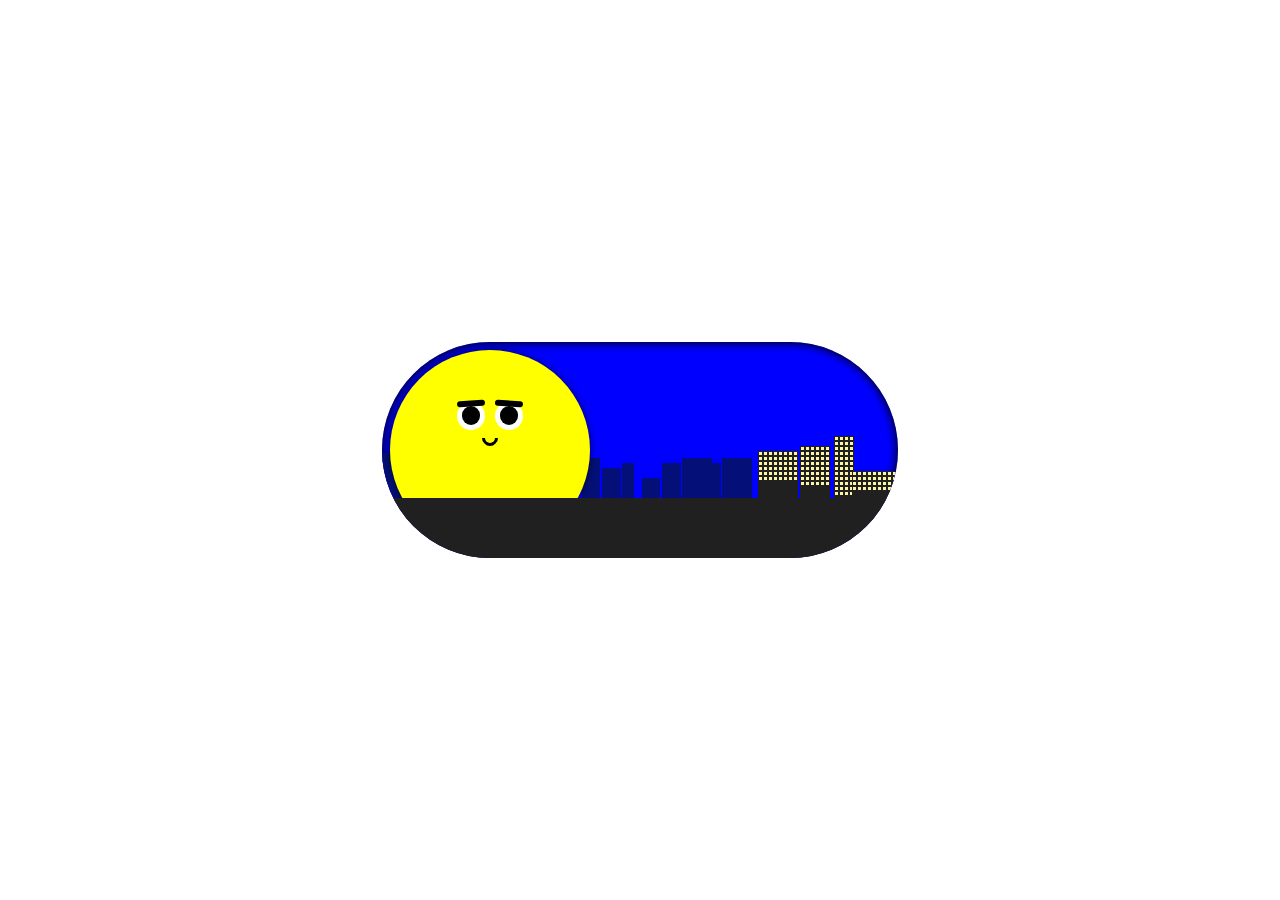
<file: assests/pages/The-Sun/index.html>
<!DOCTYPE html>
<html lang="en">
<head>
    <meta charset="UTF-8">
    <meta name="viewport" content="width=device-width, initial-scale=1.0">
    <link rel="stylesheet" href="normalize-min.css">
    <link rel="stylesheet" href="style.css">
    <title>The Sun</title>
</head>

<body>

    <section class="TheSun">

        <label for="TheSun_check" class="TheSun_container">

            <div class="sun">

                <div class="sunFace">
                    <div class="eyebrowContainer">
                        <div class="eyebrow"></div>
                        <div class="eyebrow"></div>
                    </div>

                    <div class="eyesContainer">
                        <div class="eye">
                            <div class="iris">
                                <img src="star.png" alt="star" class="star">
                            </div>
                        </div>

                        <div class="eye">
                            <div class="iris">
                                <img src="star.png" alt="star" class="star">
                            </div>
                            <div class="teardrop"></div>
                        </div>
                    </div>
                    
                    <div class="mouthContainer">
                            <div class="mouth"></div>
                    </div>
                </div>

            </div>

            <div class="cityContainer">

                <div class="background-city"></div>
                <div class="background-city"></div>
                <div class="background-city"></div>
                <div class="background-city"></div>
                <div class="background-city"></div>
                <div class="background-city"></div>
                <div class="background-city"></div>
                <div class="background-city"></div>
                <div class="background-city"></div>
                <div class="background-city"></div>
                <div class="background-city"></div>
                <div class="background-city"></div>
                <div class="background-city"></div>
                <div class="background-city"></div>
                <div class="background-city"></div>
                <div class="background-city"></div>
                <div class="background-city"></div>
                <div class="background-city"></div>

                <div class="cityFront">
                    <div class="background-cityFront">
                        <div class="windows"></div>
                        <div class="windows"></div>
                        <div class="windows"></div>
                        <div class="windows"></div>
                        <div class="windows"></div>
                        <div class="windows"></div>
                        <div class="windows"></div>
                        <div class="windows"></div>
                        <div class="windows"></div>
                        <div class="windows"></div>
                        <div class="windows"></div>
                        <div class="windows"></div>
                        <div class="windows"></div>
                        <div class="windows"></div>
                        <div class="windows"></div>
                        <div class="windows"></div>
                        <div class="windows"></div>
                        <div class="windows"></div>
                        <div class="windows"></div>
                        <div class="windows"></div>
                        <div class="windows"></div>
                        <div class="windows"></div>
                        <div class="windows"></div>
                        <div class="windows"></div>
                        <div class="windows"></div>
                        <div class="windows"></div>
                        <div class="windows"></div>
                        <div class="windows"></div>
                        <div class="windows"></div>
                        <div class="windows"></div>
                        <div class="windows"></div>
                        <div class="windows"></div>
                        <div class="windows"></div>
                        <div class="windows"></div>
                        <div class="windows"></div>
                        <div class="windows"></div>
                        <div class="windows"></div>
                        <div class="windows"></div>
                        <div class="windows"></div>
                        <div class="windows"></div>
                        <div class="windows"></div>
                        <div class="windows"></div>
                        <div class="windows"></div>
                        <div class="windows"></div>
                        <div class="windows"></div>
                        <div class="windows"></div>
                        <div class="windows"></div>
                        <div class="windows"></div>
                    </div>

                    <div class="background-cityFront">
                        <div class="windows"></div>
                        <div class="windows"></div>
                        <div class="windows"></div>
                        <div class="windows"></div>
                        <div class="windows"></div>
                        <div class="windows"></div>
                        <div class="windows"></div>
                        <div class="windows"></div>
                        <div class="windows"></div>
                        <div class="windows"></div>
                        <div class="windows"></div>
                        <div class="windows"></div>
                        <div class="windows"></div>
                        <div class="windows"></div>
                        <div class="windows"></div>
                        <div class="windows"></div>
                        <div class="windows"></div>
                        <div class="windows"></div>
                        <div class="windows"></div>
                        <div class="windows"></div>
                        <div class="windows"></div>
                        <div class="windows"></div>
                        <div class="windows"></div>
                        <div class="windows"></div>
                        <div class="windows"></div>
                        <div class="windows"></div>
                        <div class="windows"></div>
                        <div class="windows"></div>
                        <div class="windows"></div>
                        <div class="windows"></div>
                        <div class="windows"></div>
                        <div class="windows"></div>
                        <div class="windows"></div>
                        <div class="windows"></div>
                        <div class="windows"></div>
                        <div class="windows"></div>
                        <div class="windows"></div>
                        <div class="windows"></div>
                        <div class="windows"></div>
                        <div class="windows"></div>
                        <div class="windows"></div>
                        <div class="windows"></div>
                        <div class="windows"></div>
                        <div class="windows"></div>
                        <div class="windows"></div>
                        <div class="windows"></div>
                        <div class="windows"></div>
                        <div class="windows"></div>
                    </div>

                    <div class="background-cityFront">
                        <div class="windows"></div>
                        <div class="windows"></div>
                        <div class="windows"></div>
                        <div class="windows"></div>
                        <div class="windows"></div>
                        <div class="windows"></div>
                        <div class="windows"></div>
                        <div class="windows"></div>
                        <div class="windows"></div>
                        <div class="windows"></div>
                        <div class="windows"></div>
                        <div class="windows"></div>
                        <div class="windows"></div>
                        <div class="windows"></div>
                        <div class="windows"></div>
                        <div class="windows"></div>
                        <div class="windows"></div>
                        <div class="windows"></div>
                        <div class="windows"></div>
                        <div class="windows"></div>
                        <div class="windows"></div>
                        <div class="windows"></div>
                        <div class="windows"></div>
                        <div class="windows"></div>
                        <div class="windows"></div>
                        <div class="windows"></div>
                        <div class="windows"></div>
                        <div class="windows"></div>
                        <div class="windows"></div>
                        <div class="windows"></div>
                        <div class="windows"></div>
                        <div class="windows"></div>
                        <div class="windows"></div>
                        <div class="windows"></div>
                        <div class="windows"></div>
                        <div class="windows"></div>
                        <div class="windows"></div>
                        <div class="windows"></div>
                        <div class="windows"></div>
                        <div class="windows"></div>
                        <div class="windows"></div>
                        <div class="windows"></div>
                        <div class="windows"></div>
                        <div class="windows"></div>
                        <div class="windows"></div>
                        <div class="windows"></div>
                        <div class="windows"></div>
                        <div class="windows"></div>
                    </div>

                    <div class="background-cityFront">
                        <div class="windows"></div>
                        <div class="windows"></div>
                        <div class="windows"></div>
                        <div class="windows"></div>
                        <div class="windows"></div>
                        <div class="windows"></div>
                        <div class="windows"></div>
                        <div class="windows"></div>
                        <div class="windows"></div>
                        <div class="windows"></div>
                        <div class="windows"></div>
                        <div class="windows"></div>
                        <div class="windows"></div>
                        <div class="windows"></div>
                        <div class="windows"></div>
                        <div class="windows"></div>
                        <div class="windows"></div>
                        <div class="windows"></div>
                        <div class="windows"></div>
                        <div class="windows"></div>
                        <div class="windows"></div>
                        <div class="windows"></div>
                        <div class="windows"></div>
                        <div class="windows"></div>
                        <div class="windows"></div>
                        <div class="windows"></div>
                        <div class="windows"></div>
                        <div class="windows"></div>
                        <div class="windows"></div>
                        <div class="windows"></div>
                        <div class="windows"></div>
                        <div class="windows"></div>
                        <div class="windows"></div>
                        <div class="windows"></div>
                        <div class="windows"></div>
                        <div class="windows"></div>
                    </div>
                </div>

            </div>

            <div class="floor"></div>

        </label>

        <input type="checkbox" name="TheSun_check" id="TheSun_check">

    </section>    

</body>

</html>
</file>
<file: assests/css/style.css>
:root {
    --width-project: 35rem;
}

html {
    font-family: 'Gill Sans', 'Gill Sans MT', Calibri, 'Trebuchet MS', sans-serif;
    font-size: 62.5%
}

body {
    margin: 1rem auto;
    max-width: 1100px;
}

h2 {
    margin: 10px 0;
    text-transform: uppercase;
    font-weight: 500;
    letter-spacing: 1px;
}

.container-front {
    display: flex;
    flex-wrap: wrap;
    gap: 1.5rem;
}

.project {
    position: relative;
    aspect-ratio: 1.5 / 1;
    width: var(--width-project);
    box-shadow: 0px 0px 5px #000;
    overflow: hidden;
    border-radius: 10px;
}

.btn {
    display: block;
    font-size: 1.8rem;
    text-decoration: none;
    width: fit-content;
    padding: 1rem;
    font-weight: 500;
    border-radius: 8px;
    margin-bottom: 1rem;
    color: #000;
    background-color: #888;
}

.btn:hover {
    background-color: #999;
}

.project > img {
    width: 100%;
    height: 100%;
    object-fit: cover;
}

.project > .content {
    position: absolute;
    transform: translateY(-46px);
    transition: .25s ease-in-out;
    width: var(--width-project);
    background-color: rgb(204 204 204);
}

.project:hover .content {
    transform: translateY(-100px);
}

.content > .text {
    font-size: 1.4rem;
    margin: 0 auto;
    max-width: calc(var(--width-project) - 2.5rem);
}

@media screen and (max-width: 1100px) {
    body {
        margin: 1rem 2rem;
    }
    .container-front {
        justify-content: center;
    }
    .project > .content {
        transform: translateY(-95px);
        background-color: rgb(204 204 204 / .8);
    }
}
</file>
<file: assests/pages/Dashboard/assets/css/default.css>
@import url('https://fonts.googleapis.com/css2?family=Poppins:wght@100;200;300;400;500;600&display=swap');

:root {
    --height-header: 6.2359rem;
    --width-menu: 19rem;    
    --color-font-light: #5a5a5f;
}

::-webkit-scrollbar {
    width: 8px;
}
::-webkit-scrollbar-track {
    background-color: #f2f2f2;
}
::-webkit-scrollbar-thumb {
    border-radius: 2rem;
    border: 2px solid #f2f2f2;
    background-color: #888;
}

html {
    font-family: 'Poppins', sans-serif;
    font-size: 62.5%;
}

p, 
a, 
span, 
li {
    font-size: 1.6rem;
    color: var(--color-dark);
}

a {
    text-decoration: none;
}

ul {
    margin: 0;
    padding: 0;
    list-style: none;
}

i {
    margin-right: .8rem;
}

nav,
header,
main {
    user-select: none;
}
</file>
<file: assests/pages/Dashboard/assets/css/Components/components.css>
.maxWidth {
    max-width: 90%;
}

.flex-items {
    display: flex;
    gap: 1.5em;
}
</file>
<file: assests/pages/Dashboard/assets/css/dashboard.css>
.navMain {
    position: fixed;
    top: 0;
    left: 0;
    bottom: 0;
    display: flex;
    flex-direction: column;
    gap: 2.5em;
    padding: 0 2.5rem;
}

.navMain_logo {
    padding: 1.6rem 0;
    font-size: 2.2rem;
    font-weight: 500;
    text-transform: uppercase;
}

.navMain_menu {
    display: flex;
    flex-direction: column;
    gap: 2.5em;
    width: 14rem;
}

.navMain_menu-item {
    color: var(--color-font-light);
}

.navMain_logout {
    margin: auto 0 1rem;
    padding: 1rem;   
    color: var(--color-font-light);
}

.navMain_menu-item:hover,
.navMain_logout:hover {
    color: color-mix(in srgb, var(--color-font-light), #fff 30%);
}



header, main {
    margin-left: var(--width-menu);
}



.topHeader {
    position: sticky;
    top: 0;
    display: flex;
    justify-content: space-between;
    align-items: center;
    padding: 0 1.5em;
    background-color: #fff;
}

.topHeader_menu {
    display: flex;
    gap: 1.5em;
}

.topHeader_menu-item {
    display: block;
    padding: .8rem;
    color: var(--color-font-light);
}

.topHeader_menu-item:hover {
    color: color-mix(in srgb, var(--color-font-light), #fff 30%);
}

.topHeader_profile {
    display: flex;
    align-items: center;
    gap: 1.5em;
    padding: 1rem 0;
}

.topHeader_profile-image {
    height: 45px;
}

.topHeader_profile-image img{
    height: 100%;
}

.topHeader_profile-content-name {
    display: block;
    margin: 0 0 .5rem;
    font-weight: 500;
    color: #252525;
}

.topHeader_profile-content-job {
    font-size: 1.55rem;
    font-weight: 300;
    color: var(--color-font-light);
}



.main {
    display: grid;
    grid-auto-rows: 80px min-content 1fr;
    grid-template-columns: repeat(4, 1fr);
    gap: 1.5em;
    min-width: calc( 100vh - var(--width-menu) );
    min-height: calc( 100vh - var(--height-header) );
    padding: 1.5em;
    box-sizing: border-box;
    background-color: #f2f2f8;
}

.todayDataDashboard {
    grid-row: 1 / 2;
    grid-column: 1 / -1;
    display: flex;
    align-items: center;
    justify-content: space-between;
    gap: 1em;
    padding: 0 1.5em;
    border-radius: 10px;
    background-color: #fff;
}

.todayDataDashboard-item {
    display: flex;
    justify-content: center;
    align-items: center;
    gap: 1.5em;
    width: 100%;
    padding: 1em 0;
}

.todayDataDashboard-item-nameData {
    color: var(--color-font-light);
}

.todayDataDashboard-item-numberData {
    font-size: 2.25rem;
    font-weight: 600;
    color: #0000ff;
}

.todayDataDashboard-item {
    border-left: 2px solid #ddd;
    border-right: 2px solid #ddd;
}
.todayDataDashboard > .todayDataDashboard-item:first-child,
.todayDataDashboard > .todayDataDashboard-item:nth-last-child(2) {
    border: none;
}

.todayDataDashboard-dataBtn {
    display: block;
    flex-basis: 35%;
    padding: 1.8rem 0;
    border-radius: 5px;
    text-align: center;
    color: #fff;
    background-color: #0000ff;
}

.todayDataDashboard-dataBtn:hover {
    background-color: color-mix(in srgb, #0000ff, #fff 40%);
}

.main figure {
    margin: 0;
}

.main_dashboard-1 img,
.main_dashboard-2 img,
.main_dashboard-3 img {
    width: 100%;
    height: 100%;
}

.main_dashboard-1 {
    grid-column: 1 / -1;
}

.main_dashboard-2 {
    grid-column: 1 / 3;
}

.main_dashboard-3 {
    grid-column: 3 / -1;
}
</file>
<file: assests/pages/Kenoji/assest/css/style.css>
@import url('https://fonts.googleapis.com/css2?family=Montserrat:wght@100;200;300;400;500;600;700;800&display=swap');

:focus {
    outline: none;
}

html {
    font-family: 'Montserrat', sans-serif;
    font-size: 62.5%;
}

body {
    min-height: 100vh;
    overflow-y: hidden;

    background-image: radial-gradient(at top left, #a6ff00 , 20% , #fcc557);
}

#maxWidth {
    width: 90%;
    max-width: 1300px;
    margin: 0 auto;
}

.color-red {
    color: #bd2d2d;
}

.upper {
    text-transform: uppercase;
}

header {
    padding: 2.5em 0 0;
}

main {
    display: flex;
    align-items: center;
    gap: 2rem;
}

main section {
    flex: 1 0 0;
}

section h1 {
    font-size: 5em;
}

section p {
    font-size: 1.5em;
    font-weight: 300;
}

section form {
    display: flex;
    gap: 1em;
}

section input[type="search"] {
    padding: 1em;
    font-size: 1.5em;
    border: 1px solid #28293e;
    border-radius: 8px;

    background: inherit;
}

section input[type="search"]::placeholder {
    color: #28293e;
}

section input[type=button] {
    padding: 1em;
    font-size: 1.2em;
    border: 1px solid #8e8e8e;
    border-radius: 6px;
    cursor: pointer;

    color: #f2f2f2;
    background-color: #041d46;
}

section input[type=button]:hover {
    background-color: color-mix(in srgb, #041d46, #f2f2f2 10%);
}

.animation {
    position: relative;
}

img[alt="emoji"] {
    position: absolute;
}

.animation img:nth-child(1) {
    top: 12rem;
    left: -5rem;
    z-index: -1;

    animation: animation-emoji 1.8s ease-in-out infinite alternate;
}

.animation img:nth-child(2) {
    top: 4rem;
    left: 40rem;
    z-index: -1;

    animation: animation-emoji 2.5s ease-in-out infinite alternate;
}

.animation img:nth-child(3) {
    animation: animation-emoji 2.8s ease-in-out infinite alternate;
}

.animation img:nth-child(4) {
    top: 32rem;
    left: 2rem;

    animation: animation-emoji 1.8s ease-in-out infinite alternate-reverse;
}

.animation img:nth-child(5) {
    top: -4rem;
    left: 8rem;

    animation: animation-emoji 2.2s ease-in-out infinite alternate-reverse;
}

.animation img:nth-child(6) {
    top: 28rem;
    left: 38rem;

    animation: animation-emoji 3s ease-in-out infinite alternate;
}

@keyframes animation-emoji {
    from {
        transform: translate(0, 0);
    }

    to {
        transform: translate(-.3rem, -1.5rem);
    }
}
</file>
<file: assests/pages/Ser-Digital/assets/css/components/default.css>
@import url('https://fonts.googleapis.com/css2?family=Inter:wght@100;200;300;400;500;600&display=swap');

:root {
    --primary-color: #272d38;
    --ellipse-color: #8eAdd5;
    --background-light: #f6f6f6;
    --gray: #667085;
    --default-gap: 1em;
    --default-separator: 6rem;
}

::-webkit-scrollbar {
    width: 10px;
}
::-webkit-scrollbar-track {
    background-color: var(--background-light);
}
::-webkit-scrollbar-thumb {
    border-radius: 20px;
    border: 2px solid var(--background-light);
    background-color: color-mix(in srgb, var(--ellipse-color), #fff 40%);
}

html {
    font-family: "Inter", sans-serif;
    font-size: 62.5%;
}

img,
svg,
.btn {
    user-select: none;
}

a,
p,
span,
address {
    font-size: 1.8em;
    color: var(--primary-color);
}

h1,
h2,
h3 {
    margin: 0;
    color: var(--primary-color);
}

h2{
    font-size: 4em;
}

h3 {
    font-size: 1.8em;
}

ul {
    padding: 0;
    list-style: none;
}

a {
    text-decoration: none;
}
</file>
<file: assests/pages/Ser-Digital/assets/css/components/components.css>
.maxWidthCenter {
    max-width: 1076px;
    margin: 0 auto;
}

.hide {
    position: absolute;
    top: 0;
    left: 0;

    width: 1px;
    height: 1px;
    outline: none;
    border: none;
    background-color: transparent;
}

.btn {
    display: block;
    width: fit-content;
    padding: .8em 1em;
    border-radius: 6px;
    text-transform: uppercase;
    color: #fff;
    background-color: var(--ellipse-color);
    cursor: pointer;
}
.btn:hover {
    background-color: color-mix(in srgb, var(--ellipse-color), transparent 20%);
}

.ellipse {
    position: absolute;

    width: 1px;
    height: 1px;
    border-radius: 50%;
    box-shadow: 0 0 30rem 14rem color-mix(in srgb, var(--ellipse-color), transparent 50%);
    background: transparent;
    z-index: -1;
}

@media screen and (max-width: 1150px) {
    .maxWidthCenter {
        max-width: 90%;
    }
}
</file>
<file: assests/pages/Ser-Digital/assets/css/index.css>
.ellipse-1 {
    top: 0;
    left: 0;
}
.ellipse-2 {
    top: 200%;
    right: 0;
}


.header {
    display: flex;
    justify-content: space-between;
    align-items: center;

    padding: 2em 0;
}

.header_logo {
    font-size: 2em;
    font-weight: 600;
    text-transform: uppercase;
    text-shadow: 0 3px 3px color-mix(in srgb, var(--primary-color), transparent 70%);
}

.header_nav {
    display: flex;
    align-items: center;
}

#header_nav-checkbox {
    display: none;
    opacity: 0;
}
.header_nav:has(#header_nav-checkbox:focus-visible) .header_nav-label {
    outline: 2px solid #000;
    outline-offset: 5px;
} 

.header_nav-label {
    display: none;
    width: 3.5rem;
    height: 4rem;
    cursor: pointer;
    z-index: 1;
}

.header_nav-label span {
    display: block;
    width: 100%;
    height: 3px;
    margin-top: 7px;
    background-color: var(--primary-color);
}

.header_nav:has(#header_nav-checkbox:checked) .header_nav-label span:nth-child(1) {
    height: 4px;
    transform: translate(0, 11px) rotate(45deg);
}
.header_nav:has(#header_nav-checkbox:checked) .header_nav-label span:nth-child(2) {
    visibility: hidden;
}
.header_nav:has(#header_nav-checkbox:checked) .header_nav-label span:nth-child(3) {
    height: 4px;
    transform: translate(0, -10px) rotate(-45deg);
}

.header_navList {
    display: flex;
    gap: calc( var(--default-gap) * 3 );
}

.header_navList-item {
    font-weight: 500;
    text-shadow: 0 3px 3px color-mix(in srgb, var(--primary-color), transparent 70%);
}

/* 
864px = 54em - Tablets Ajustes
768px = 48em - Tablets
600px = 37.5em - Mobile
*/

@media screen and (max-width: 37.5em) {
    .header_logo {
        text-shadow: none;
    }

    .header_nav-label,
    #header_nav-checkbox {
        display: block;
    }

    .header_navList {
        position: absolute;
        top: -35rem;
        left: 0;

        flex-direction: column;
        gap: 0;

        width: 100%;
        padding: 2.5rem 0;
        box-shadow: 0 4px 1rem -5px var(--primary-color);
        background-color: #fff;
    }

    .header_nav:has(#header_nav-checkbox:checked) .header_navList {
        top: 7rem;
    }

    .header_navList-item {
        display: block;
        padding: 2rem;
        text-align: right;
        text-shadow: none;
    }
}



.heroSection {
    display: flex;
    align-items: center;

    margin-top: calc( var(--default-separator) / 2 );
    margin-bottom: var(--default-separator);
}

.heroSection_content {
    flex-basis: 60%;
}

.heroSection_titleMain {
    font-size: 5.8em;
}

.heroSection_titleSub {
    margin: var(--default-separator) 0 calc( var(--default-separator) / 1.5 );
    font-size: 1.6em;
}

.heroSection_image {
    flex-basis: 40%;
}

.heroSection_image img {
    max-width: 100%;
}

/* 
864px = 54em - Tablets Ajustes
768px = 48em - Tablets
600px = 37.5em - Mobile
*/

@media screen and (max-width: 54em) {
    .heroSection {
        flex-direction: column;

        margin-top: calc( var(--default-separator) * 1.5 );
    }

    .heroSection_content {
        margin-bottom: var(--default-separator);
    }
}

@media screen and (max-width: 37.5em) {
    .heroSection {
        margin-top: calc( var(--default-separator) / 1 );
        text-align: center;
    }

    .heroSection_titleMain {
        font-size: 4em;
    }

    .heroSection_titleSub {
        margin: calc( var(--default-separator) / 2 ) 0;
    }

    .btn-hero {
        margin: 0 auto;
    }
}



.companiesSection {
    display: flex;
    flex-direction: column;
    justify-content: center;
    align-items: center;
    gap: calc( var(--default-gap) * 1.8 );
    
    margin-top: calc( var(--default-separator) * 2 );
    margin-bottom: var(--default-separator);
}

.companiesSection_text {
    font-size: 1.6em;
    text-align: center;
    color: var(--gray);
}

.companiesSection_logo {
    display: flex;
    justify-content: center;
    align-items: center;
    gap: calc( var(--default-gap) * 8 );

    padding: 2em 3em;
    border-radius: 8px;
    background-color: var(--background-light);
}

/* 
864px = 54em - Tablets Ajustes
768px = 48em - Tablets
600px = 37.5em - Mobile
*/

@media screen and (max-width: 54em) {
    .companiesSection {
        margin-top: calc( var(--default-separator) * 1 );
    }

    .companiesSection_logo {
        gap: calc( var(--default-gap) * 5 );
        width: 80%;
    }

    .companiesSection_logo svg {
        min-width: 6rem;
    }
}

@media screen and (max-width: 37.5em) {
    .companiesSection_logo {
        gap: calc( var(--default-gap) * 2 );
        padding: 1em 2.5em;
    }
    .companiesSection_logo svg {
        min-width: 4rem;
    }
}



.brandingMain {
    margin-top: calc( var(--default-separator) * 2.5 );
    margin-bottom: var(--default-separator);
}

.brandingMain_section {
    display: flex;
    flex-direction: column;
    gap: calc( var(--default-gap) * 10  );
}

.brandingMain_section_article {
    display: flex;
    justify-content: space-around;
    align-items: center;
}

.brandingMain_section_article:nth-child(2) {
    flex-direction: row-reverse;
}

.brandingMain_section_article-image {
    flex-basis: 36%;
}

.brandingMain_section_article-image img {
    max-width: 100%;
}

.brandingMain_section_article-content {
    flex-basis: 40%;
}

.brandingMain_section_article-content p {
    margin: 2em 0;
}

.brandingMain_section_article-content a{
    transition: .15s ease-in-out;
}
.brandingMain_section_article-content a:hover {
    padding-left: .5rem;
}

/* 
864px = 54em - Tablets Ajustes
768px = 48em - Tablets
600px = 37.5em - Mobile
*/

@media screen and (max-width: 54em) {
    .brandingMain {
        margin-top: calc( var(--default-separator) * 1 );
    }
    
    .brandingMain_section_article {
        justify-content: center;
        gap: var(--default-gap);
    }

    .brandingMain_section_article-image {
        flex-basis: 50%;
    }
}

@media screen and (max-width: 37.5em) {
    .brandingMain_section_article {
        flex-direction: column-reverse;
        gap: calc( var(--default-gap) * 3 );
        text-align: center;
    }

    .brandingMain_section_article:nth-child(2) {
        flex-direction: column-reverse;
    }
}



.testimonialSection {
    display: flex;
    flex-direction: column;
    align-items: center;
    gap: calc( var(--default-gap) * 10 );
    margin-top: calc( var(--default-separator) * 2 );
    margin-bottom: var(--default-separator);
}

.testimonialSection_container {
    display: flex;
    gap: var(--default-gap);
    /* container: testimonialContainer / inline-size; */
}

.testimonialSection_container-card {
    display: flex;
    flex-direction: column;
    align-items: center;
    gap: var(--default-gap);
    padding: 2.5rem;
    border-radius: 10px;
    text-align: center;
    background-color: var(--background-light);
}

.testimonialSection_container-card-image {
    display: block;
    max-width: 50%;
}

.testimonialSection_container-card-name {
    font-weight: 500;
}

.testimonialSection_container-card-description {
    margin-top: 2.5rem;
    font-size: 1.4em;
    font-weight: 300;
}

/* 
864px = 54em - Tablets Ajustes
768px = 48em - Tablets
600px = 37.5em - Mobile
*/

/* 
I'm modifying the .testimonialSecton container with @media
*/

@media screen and (max-width: 54em) {
    .testimonialSection {
        gap: calc( var(--default-gap) * 5 );
    }

    .testimonialSection_container {
        flex-direction: column;
    }

    .testimonialSection_container-card {
        flex-direction: row;
        gap: calc( var(--default-gap) * 2 );
        padding: 3rem 4rem;
    }

    .testimonialSection_container-card-content {
        text-align: left;
    }

    .testimonialSection_container-card-image {
        max-width: 22%;
    }

    .testimonialSection_container-card-description {
        margin-top: calc( 2.5rem * 1.6 );
    }
}

@media screen and (max-width: 37.5em) {
    .testimonialSection {
        gap: calc( var(--default-gap) * 1 );
    }

    .testimonialSection-title {
        font-size: 3.5em;
        text-align: center;
    }

    .testimonialSection_container-card {
        flex-direction: column;
        gap: var(--default-gap);
    }

    .testimonialSection_container-card-content {
        text-align: center;
    }

    .testimonialSection_container-card-image {
        max-width: 50%;
    }

    .testimonialSection_container-card-description {
        margin-top: 2.5rem;
    }
}



.contactSection {
    margin-top: calc( var(--default-separator) * 2 );
    margin-bottom: var(--default-separator);
}

.contactSection_article {
    display: flex;
    align-items: center;
    gap: calc( var(--default-gap) * 2 );
    padding: 2em 4em;
    border-radius: 15px;
    background-color: var(--background-light);
}

.contactSection_article-image {
    flex-basis: 50%;
}

.contactSection_article-image img {
    max-width: 100%;
}

.contactSection_article-content {
    flex-basis: 40%;
}

.contactSection_article-content-title {
    font-size: 4.8em;
}

.contactSection_article-content-description {
    margin: calc( var(--default-separator) / 2 ) 0;
}

.contactSection_article-content-btn {
    padding: .8em 1.5em;
}

/* 
864px = 54em - Tablets Ajustes
768px = 48em - Tablets
600px = 37.5em - Mobile
*/

@media screen and (max-width: 54em) {
    .contactSection_article {
        flex-direction: column-reverse;
        padding: 8em 8em 0;
    }
}

@media screen and (max-width: 37.5em) {
    .contactSection_article {
        padding: 8em 2em;
        text-align: center;
    }

    .contactSection_article-image {
        display: none;
    }

    .contactSection_article-content-title {
        font-size: 3.2em;
    }

    .contactSection_article-content-description {
        margin: calc( var(--default-separator) / 1.5 ) 0;
    }

    .contactSection_article-content-btn {
        margin: 0 auto;
        padding: 1.2em 2em;
    }
}



.footer {
    margin-top: calc( var(--default-separator) * 2 );
    background-color: var(--background-light);
}

.footerContainer {
    display: flex;
    justify-content: center;
    gap: calc( var(--default-gap) * 5 );
    padding: 8em 5em;
}

.footerContainer article {
    width: 200px;
}

.socialFooter {
    margin-right: 15%;
}

.socialFooter_link {
    display: flex;
    gap: calc( var(--default-gap) * 1.5 );
}

.companyFooter-link {
    display: block;
    margin-top: 1.2em;
}

.contactFooter-title {
    margin-bottom: .8em;
}

.contactFooter address {
    line-height: 2em;
}

.copyrightFooter {
    display: block;
    padding: .8em;
    text-align: center;
    color: var(--gray);
}

/* 
864px = 54em - Tablets Ajustes
768px = 48em - Tablets
600px = 37.5em - Mobile
*/

@media screen and (max-width: 54em) {
    .footerContainer {
        flex-wrap: wrap;
        justify-content: space-between;
    }

    .copyrightFooter {
        padding: 1.2em;
    }
}

@media screen and (max-width: 37.5em) {
    .footerContainer {
        flex-wrap: nowrap;
        flex-direction: column;
        align-items: center;
        gap: calc( var(--default-gap) * 10);
    }

    .footerContainer article {
        text-align: center;
    }

    .socialFooter {
        margin-right: 0;
    }

    .socialFooter-description {
        margin: 2em 0;
    }

    .socialFooter_link {
        justify-content: center;
        font-size: 2.2em;
    }

    .copyrightFooter {
        padding: 1.8em;
        font-size: 1.2em;
    }
}
</file>
<file: assests/pages/The-Sun/style.css>
html {
    font-size: 62.5%;

    --animation-sun: .8s ease-in-out;
    --animation-face: .5s ease-in-out;
    --delay: .4s;
}

body {
    display: flex;
    justify-content: center;
    align-items: center;

    min-height: 100vh;
}

#TheSun_check {
    position: absolute;
    top: 0;
    left: 0;

    width: 1px;
    height: 1px;
    outline: none;
    opacity: 0;

    background: transparent;
}

.TheSun:has(#TheSun_check:focus-visible) .TheSun_container {
    outline: 2px solid #000;
    outline-offset: 1px;
}


/* 

ass: brocoxó

.TheSun:has(#TheSun_check:checked) .sun {
    background-color: #202020;
} 

*/

.TheSun_container {
    position: relative;

    display: block;
    width: 50em;
    height: 20em;
    padding: .8em;
    border-radius: 110px;
    box-shadow: 0 0 10px 1px inset;
    overflow: hidden;

    background-color: blue;
}

.sun {
    position: relative;

    width: 40%;
    height: 100%;
    border-radius: 50%;
    box-shadow: 0 0 10px -2px;
    transition: var(--animation-sun);
    cursor: pointer;
    z-index: 1;

    background-color: yellow;
}

.TheSun:has(#TheSun_check:checked) .sun {
    transform: translate(150%);
}

.sunFace {
    position: relative;
    top: 23%;
    left: 0;

    width: 8rem;
    height: 6em;
    margin: 0 auto;
    transition: var(--animation-face);
}

.eyebrowContainer {
    display: flex;
    justify-content: center;
    gap: 1rem;

    height: .55rem;
}

.eyebrow {
    width: 2.8rem;
    height: 100%;
    border-radius: 20px;

    background-color: #000;
}

.eyebrow:nth-child(1) {
    transform: translateY(.45rem) rotate(-4deg);
}

.eyebrow:nth-child(2) {
    transform: translateY(.45rem) rotate(4deg);
}

.eyesContainer {
    display: flex;
    justify-content: center;
    gap: 1rem;

    width: 100%;
    height: 2.8rem;
}

.eye {
    display: flex;
    justify-content: center;
    align-items: center;

    width: 2.8rem;
    height: 100%;
    border-radius: 50%;

    background-color: #fff;
}

.iris {
    width: 65%;
    height: 65%;
    border-radius: 50%;
    transition: var(--animation-face);

    background-color: #000;
}

.star {
    max-width: 100%;
    opacity: 0;
    transform: translate(2px, -2px);
    transition: var(--animation-face);
}

.teardrop {
    position: absolute;
    bottom: 2rem;

    width: 9px;
    height: 8px;
    border-radius: 50%;
    opacity: 0;
    transition: var(--animation-face);

    background-color: blue;
}

.teardrop::before {
    content: " ";

    display: block;
    width: 5px;
    height: 5px;
    margin: 0 auto;
    transform: translateY(-2px) rotate(45deg);

    background-color: blue;
}

.mouthContainer {
    width: 100%;
    height: 1rem;
}

.mouth {
    width: 1rem;
    height: 100%;
    margin: 0 auto;
    border-radius: 50%;

    border-top: 3px solid transparent;
    border-right: 3px solid transparent;
    border-bottom: 3px solid #000;
    border-left: 3px solid #000;

    transform: rotate(-45deg);
}


/* ANIMATION HOVER not checked */


.TheSun:has(#TheSun_check:not(:checked)) .sun:hover .sunFace {
    top: calc(23% + 9%);
    left: 5rem;
} 

.TheSun:has(#TheSun_check:not(:checked)) .sun:hover .iris {
    transform: translate(.25rem, .25rem);
}

.TheSun:has(#TheSun_check:not(:checked)) .sun:hover .eyebrow:nth-child(1) {
    transform: translateY(.45rem) rotate(10deg);
}

.TheSun:has(#TheSun_check:not(:checked)) .sun:hover .eyebrow:nth-child(2) {
    transform: translateY(.45rem) rotate(-10deg);
}

.TheSun:has(#TheSun_check:not(:checked)) .sun:hover .mouth {
    width: .8rem;
    border-top: 1px solid transparent;
    border-right: 1px solid transparent;
    transform: rotate(0deg);

    background-color: #000;
}


/* ANIMATION checked */


.TheSun:has(#TheSun_check:checked) .sun .sunFace {
    transition-delay: var(--delay);
    
    top: calc(23% + 5%);
    left: -4.5rem;
} 

.TheSun:has(#TheSun_check:checked) .sun .iris {
    transition-delay: var(--delay);
    
    transform: translate(-.2rem, .2rem);
}

.TheSun:has(#TheSun_check:checked) .sun .eyebrow:nth-child(1) {
    transition-delay: var(--delay);

    transform: translateY(.45rem) rotate(-5deg);
}

.TheSun:has(#TheSun_check:checked) .sun .eyebrow:nth-child(2) {
    transition-delay: var(--delay);

    transform: translateY(.45rem) rotate(5deg);
}

.TheSun:has(#TheSun_check:checked) .sun .mouth {
    transition-delay: var(--delay);

    border-bottom: 3px solid transparent;

    transform: rotate(-90deg);
}


/* ANIMATION CHECKED HOVER */

.TheSun:has(#TheSun_check:checked) .sun:hover .sunFace {
    transition-delay: var(--delay);
    
    top: calc(23% - 5%);
    left: -4.5rem;
} 

.TheSun:has(#TheSun_check:checked) .sun:hover .eyebrow:nth-child(1) {
    transform: translateY(.45rem) rotate(-10deg);
}

.TheSun:has(#TheSun_check:checked) .sun:hover .eyebrow:nth-child(2) {
    transform: translateY(.45rem) rotate(10deg);
}

.TheSun:has(#TheSun_check:checked) .sun:hover .eye .teardrop {
    transition-delay: 1s;

    bottom: 1.8rem;
    opacity: 1;
} 

.TheSun:has(#TheSun_check:checked) .sun:hover .iris .star {
    transition-delay: 1s;

    opacity: .6;
}


/* CITY */


.cityContainer {
    position: absolute;
    left: 0;
    bottom: 6rem;

    width: 100%;
    height: 7rem;
}

.background-city {
    position: absolute;
    left: 0;
    bottom: 0;

    width: 2rem;
    height: 5rem;

    background-color: #041077;
}

.background-city:nth-child(1) {
    left: calc( 2rem * 0 );

    width: 2.5rem;
    height: 4.5rem;
}

.background-city:nth-child(2) {
    left: calc( 2rem * 1 );

    width: 1.5rem;
    height: 2.5rem;
}

.background-city:nth-child(3) {
    left: calc( 2rem * 2 );

    width: 1.8rem;
    height: 4rem;
}

.background-city:nth-child(4) {
    left: calc( 2rem * 3 );

    width: 1.9rem;
    height: 3rem;
}

.background-city:nth-child(5) {
    left: calc( 2rem * 4 );

    width: 1.2rem;
    height: 3.5rem;
}

.background-city:nth-child(6) {
    left: calc( 2rem * 5 );

    width: 1rem;
    height: 2rem;
}

.background-city:nth-child(7) {
    left: calc( 2rem * 6 );

    width: 1.9rem;
    height: 3.5rem;
}

.background-city:nth-child(8) {
    left: calc( 2rem * 7 );

    width: 3rem;
    height: 4rem;
}

.background-city:nth-child(9) {
    left: calc( 2rem * 8 );

    width: 2.5rem;
    height: 4.5rem;
}

.background-city:nth-child(10) {
    left: calc( 2rem * 9 );

    width: 1.5rem;
    height: 2.5rem;
}

.background-city:nth-child(11) {
    left: calc( 2rem * 10 );

    width: 1.8rem;
    height: 4rem;
}

.background-city:nth-child(12) {
    left: calc( 2rem * 11 );

    width: 1.9rem;
    height: 3rem;
}

.background-city:nth-child(13) {
    left: calc( 2rem * 12 );

    width: 1.2rem;
    height: 3.5rem;
}

.background-city:nth-child(14) {
    left: calc( 2rem * 13 );

    width: 1.8rem;
    height: 2rem;
}

.background-city:nth-child(15) {
    left: calc( 2rem * 14 );

    width: 1.9rem;
    height: 3.5rem;
}

.background-city:nth-child(16) {
    left: calc( 2rem * 15 );

    width: 3rem;
    height: 4rem;
}

.background-city:nth-child(17) {
    left: calc( 2rem * 16 );

    width: 1.9rem;
    height: 3.5rem;
}

.background-city:nth-child(18) {
    left: calc( 2rem * 17 );

    width: 3rem;
    height: 4rem;
}

.background-city:nth-child(19) {
    left: calc( 2rem * 18 );

    width: 1.2rem;
    height: 3.5rem;
}

.background-city:nth-child(20) {
    left: calc( 2rem * 19 );

    width: 1rem;
    height: 2rem;
}


/* CITY FRONT */


.cityFront {
    position: absolute;
    right: 0;

    width: 14rem;
    height: 100%;
    z-index: 2;
    cursor: pointer;
}

.background-cityFront  {
    position: absolute;
    left: 0;
    bottom: 0;

    display: grid;
    grid-template-columns: repeat(8, 3px);
    grid-auto-rows: 3px;
    gap: 2px;

    padding: 1px;

    background-color: #202020;
}

.windows {
    width: 100%;
    height: 100%;
    background-color: #fcf3a4;
}

.background-cityFront:nth-child(1) {
    left: calc(2rem * 0);

    width: 3.8rem;
    height: 4.5rem;
}

.background-cityFront:nth-child(2) {
    left: calc(2rem * 2.1);

    grid-template-columns: repeat(6, 3px);

    width: 2.8rem;
    height: 5rem;
}

.background-cityFront:nth-child(3) {
    left: calc(2rem * 3.8);

    grid-template-columns: repeat(4, 3px);

    width: 1.8rem;
    height: 6rem;
}

.background-cityFront:nth-child(4) {
    left: calc(2rem * 4.7);

    grid-template-columns: repeat(9, 3px);

    width: 4rem;
    height: 2.5rem;
}



.floor {
    position: absolute;
    left: 0;
    bottom: 0;

    width: 100%;
    height: 6rem;
    z-index: 1;

    background-color: #202020;
}
</file>
